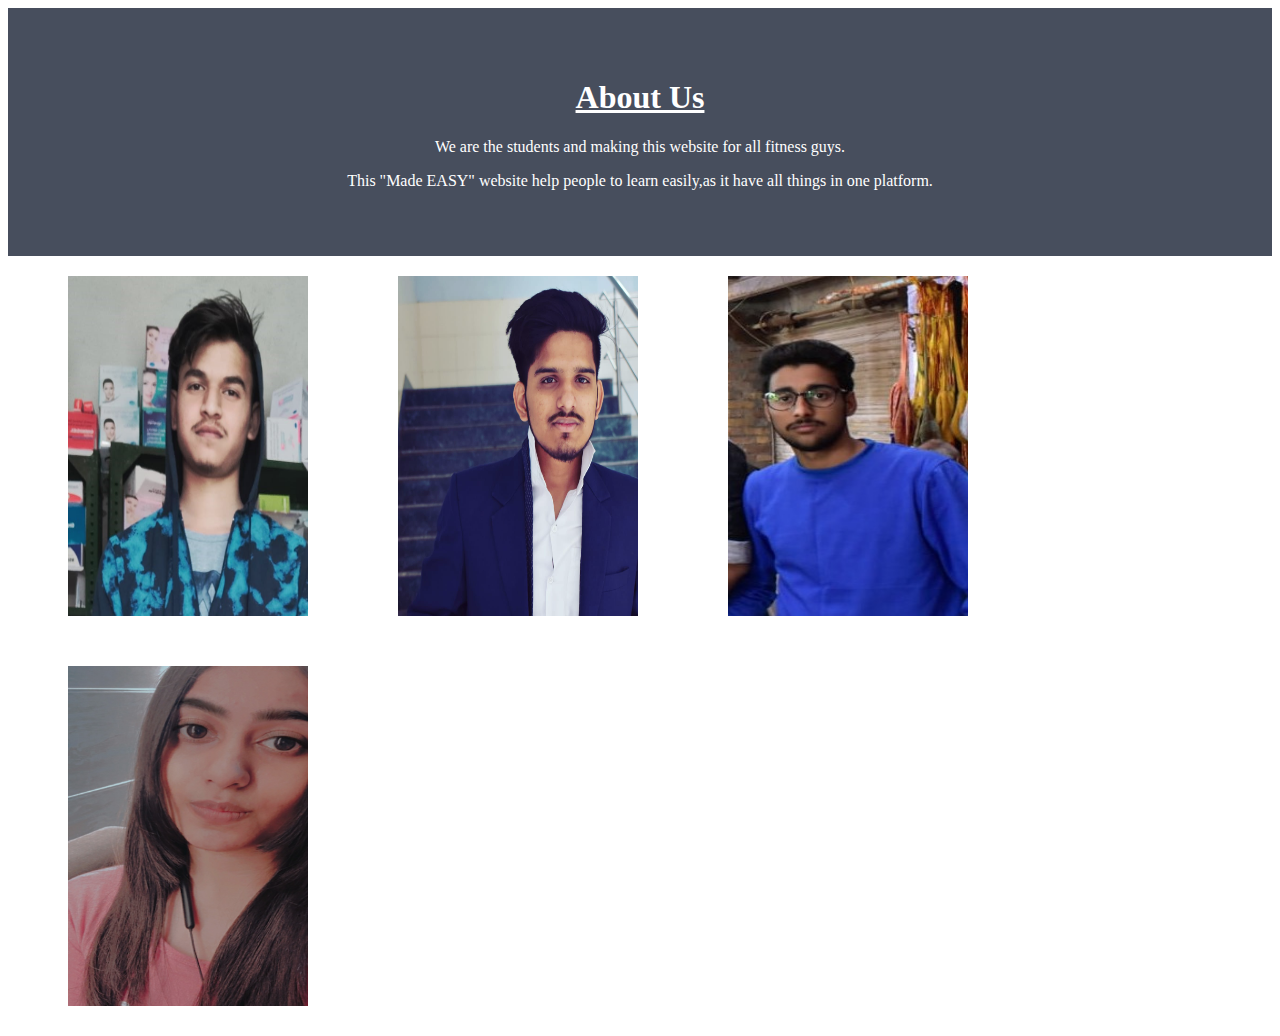
<file: pages/about.html>
<!DOCTYPE html>
<html lang="en">

<head>
  <meta charset="UTF-8">
  <title>About Us</title>
  

  <!-- ------------ Font awesome CDN link ------------------ -->

  <link rel="stylesheet" href="https://use.fontawesome.com/releases/v5.8.1/css/all.css">
  <link rel="stylesheet" href="../css/about.css">
</head>

<body>
  <div class="about-section">
    <h1 style="text-align: center; color:white;"><u>About Us</u></h1>
    <p>We are the students and making this website for all fitness guys.</p>
    <p>This "Made EASY" website help people to learn easily,as it have all things in one platform.</p>
  </div>
  <div class="row">
    <div class="image-area">
      <div class="img-wrapper">
        <img src="../img/kshitiz_pic.jpg" alt="kshitiz Gupta">
        <h2>Kshitiz Gupta</h2>
        <ul>
          <li><a href="https://github.com/kshitiz045" target="blank"><i class="fab fa-github"></i></a></li>
          <li><a href="https://www.instagram.com/kshitiz045" target="blank"><i class="fab fa-instagram"></i></a></li>
          <li><a href="https://twitter.com/kshitiz045" target="blank"><i class="fab fa-twitter"></i></a></li>
          <li><a href="https://www.youtube.com/" target="blank"><i class="fab fa-youtube"></i></a></li>
        </ul>
      </div>
    </div>
  </div>

  <div class="row">
    <div class="image-area">
      <div class="img-wrapper">
        <img src="../img/gopal_pic.jpg" alt="Gopal Gupta">
        <h2>Gopal Gupta</h2>
        <ul>
          <li><a href="https://github.com/gopalgupta2606" target="blank"><i class="fab fa-github"></i></a></li>
          <li><a href="https://www.instagram.com/gopal__gupta2606" target="blank"><i class="fab fa-instagram"></i></a></li>
          <li><a href="https://twitter.com" target="blank"><i class="fab fa-twitter"></i></a></li>
          <li><a href="https://www.youtube.com/" target="blank"><i class="fab fa-youtube"></i></a></li>
        </ul>
      </div>
    </div>
  </div>


  <div class="row">
    <div class="image-area">
      <div class="img-wrapper">
        <img src="../img/hemant-pic.jpeg" alt="Hemant Gaur">
        <h2>Hemant Gaur</h2>
        <ul>
          <li><a href="https://github.com/" target="blank"><i class="fab fa-github"></i></a></li>
          <li><a href="https://www.instagram.com/" target="blank"><i class="fab fa-instagram"></i></a></li>
          <li><a href="https://twitter.com" target="blank"><i class="fab fa-twitter"></i></a></li>
          <li><a href="https://www.youtube.com/" target="blank"><i class="fab fa-youtube"></i></a></li>
        </ul>
      </div>
    </div>
  </div>

  <div class="row">
    <div class="image-area">
      <div class="img-wrapper">
        <img src="../img/rishika-pic.jpeg" alt="Rishika Singh">
        <h2>Rishika Singh</h2>
        <ul>
          <li><a href="https://github.com/" target="blank"><i class="fab fa-github"></i></a></li>
          <li><a href="https://www.instagram.com/" target="blank"><i class="fab fa-instagram"></i></a></li>
          <li><a href="https://twitter.com" target="blank"><i class="fab fa-twitter"></i></a></li>
          <li><a href="https://www.youtube.com/" target="blank"><i class="fab fa-youtube"></i></a></li>
        </ul>
      </div>
    </div>
  </div>

  
</div>



</body>

</html>
</file>
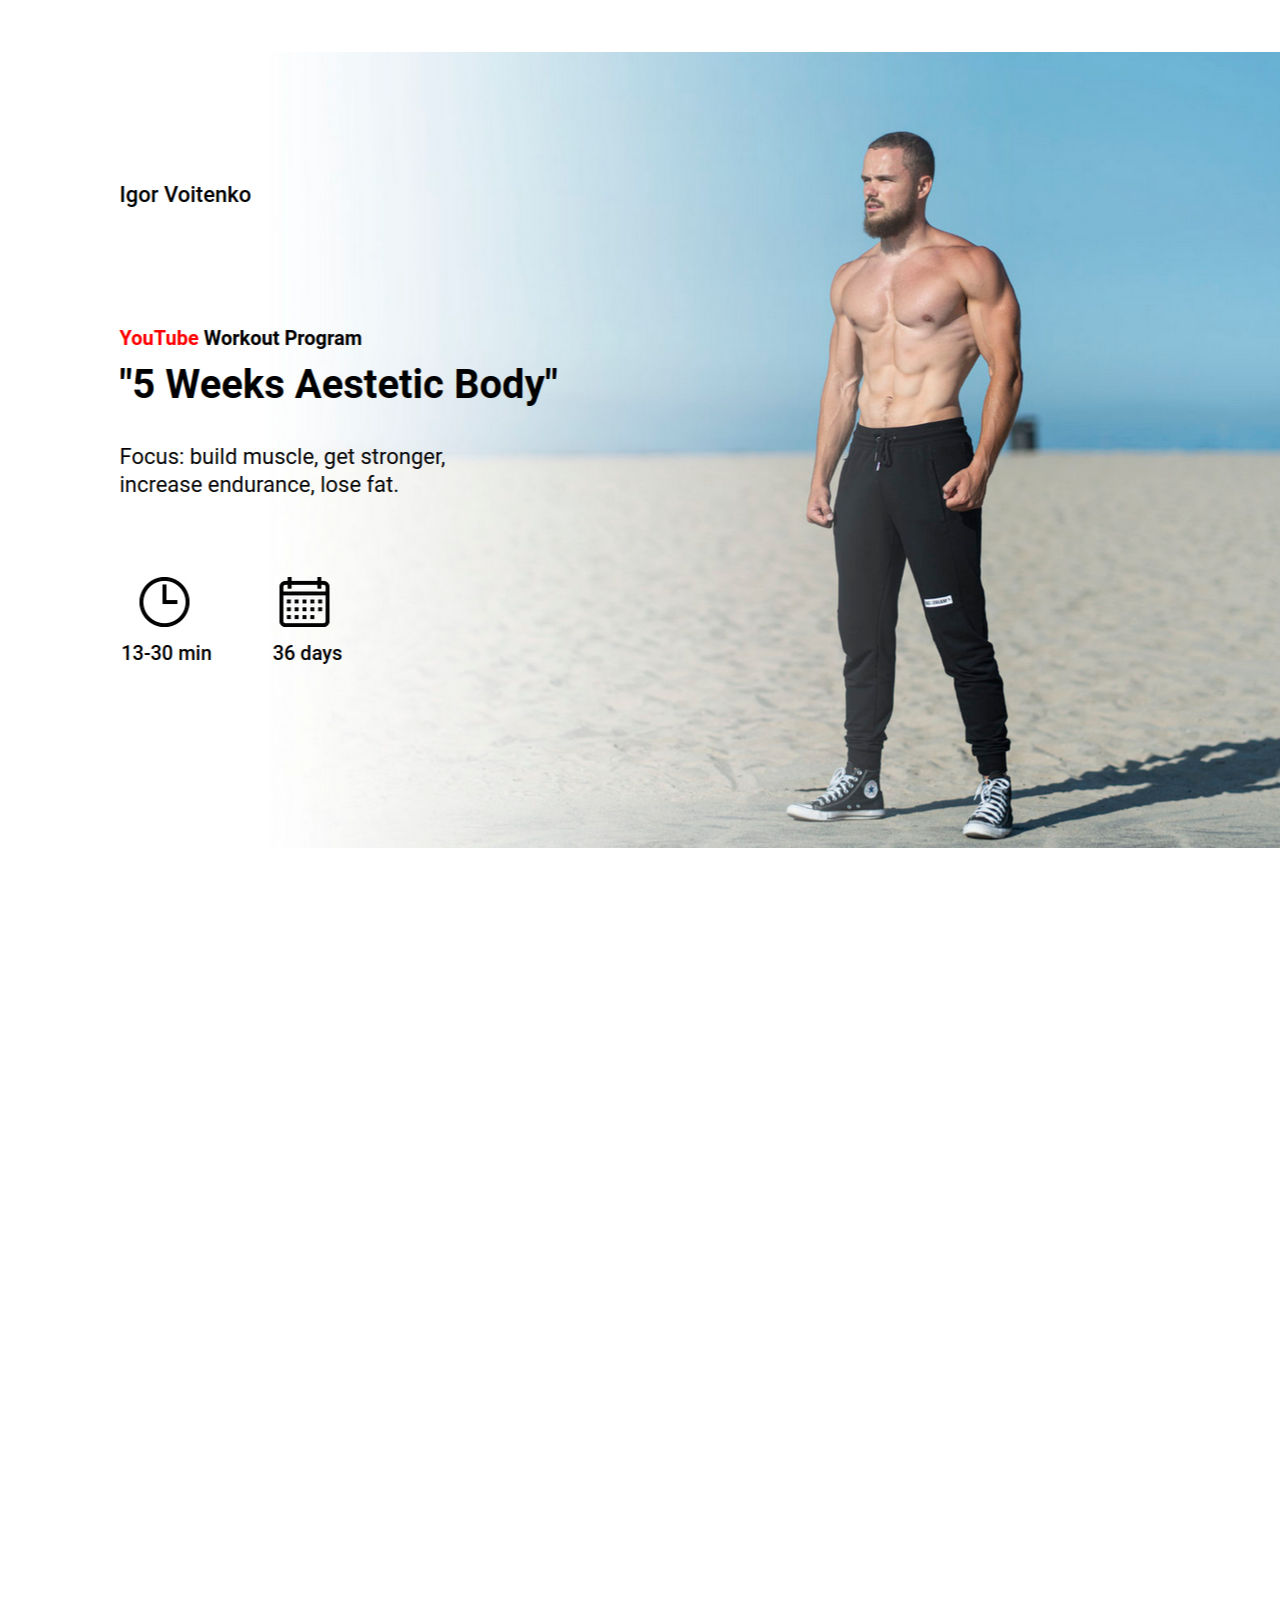
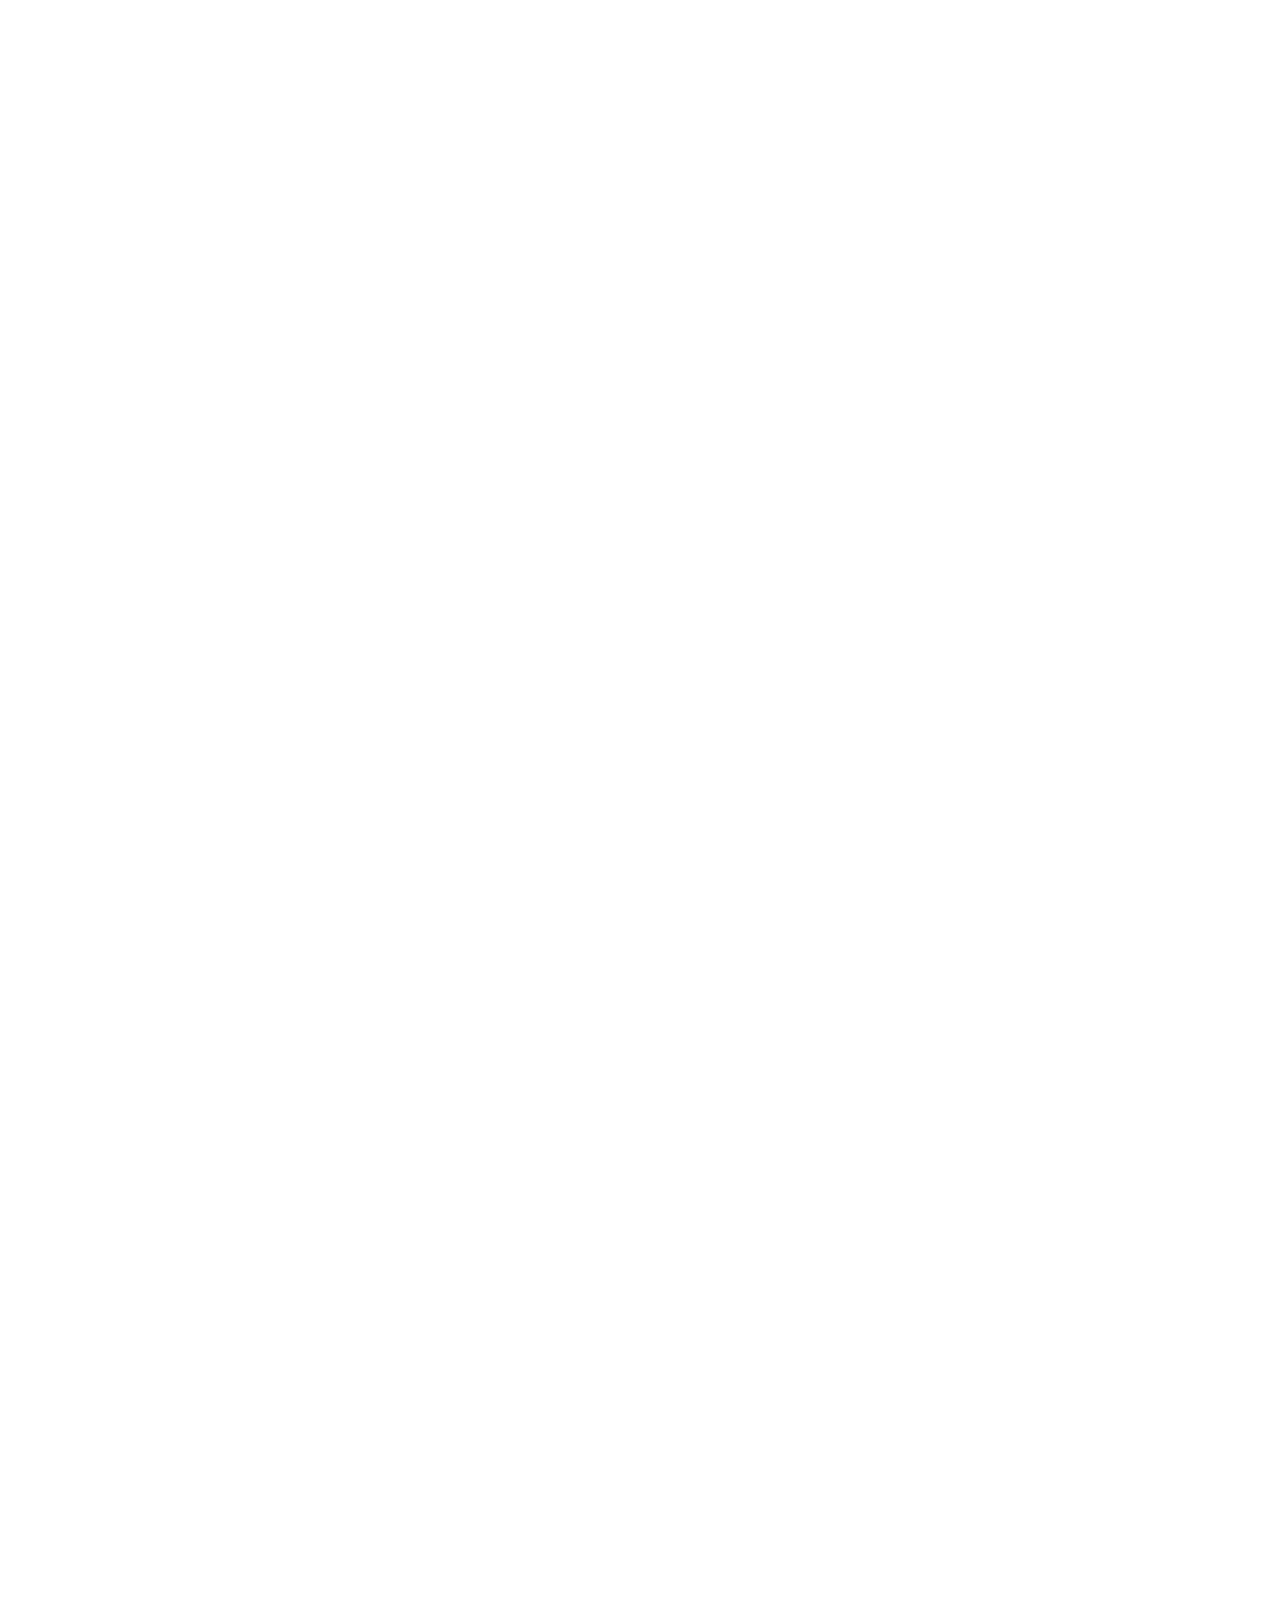
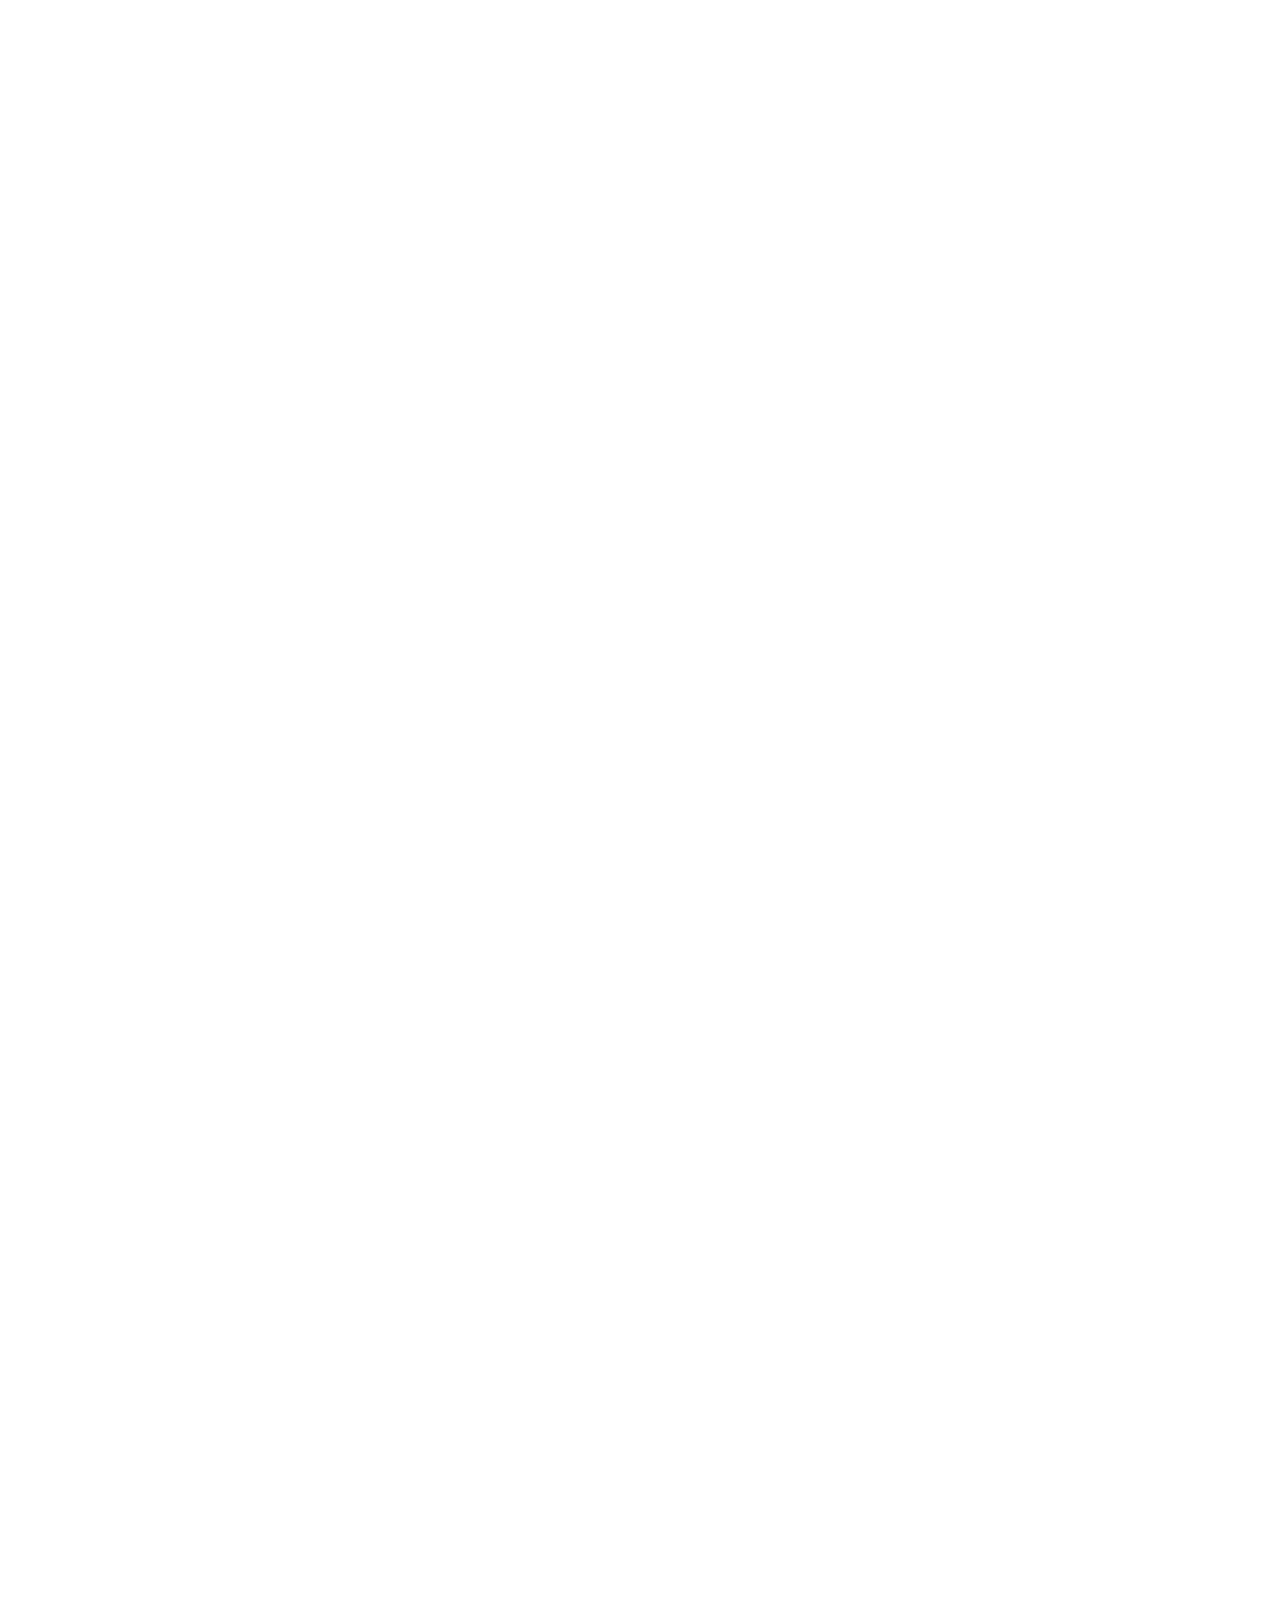
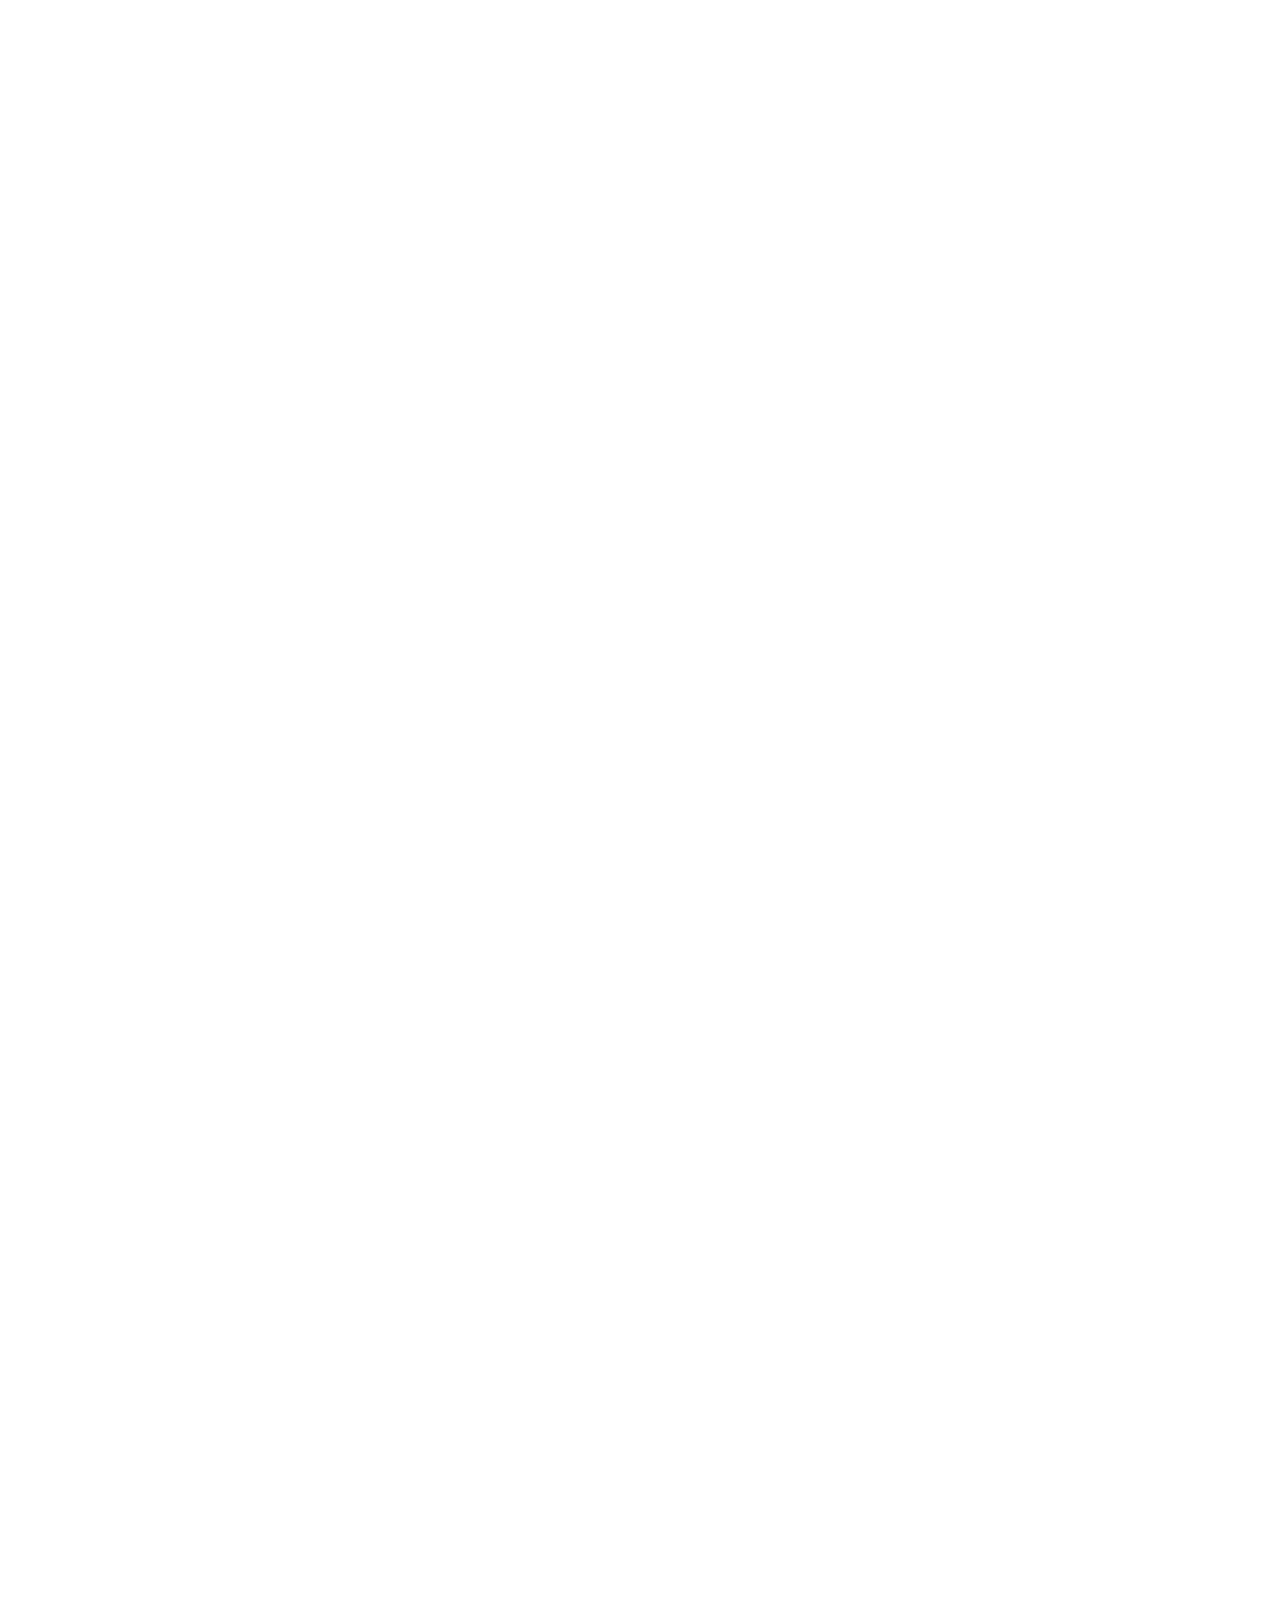
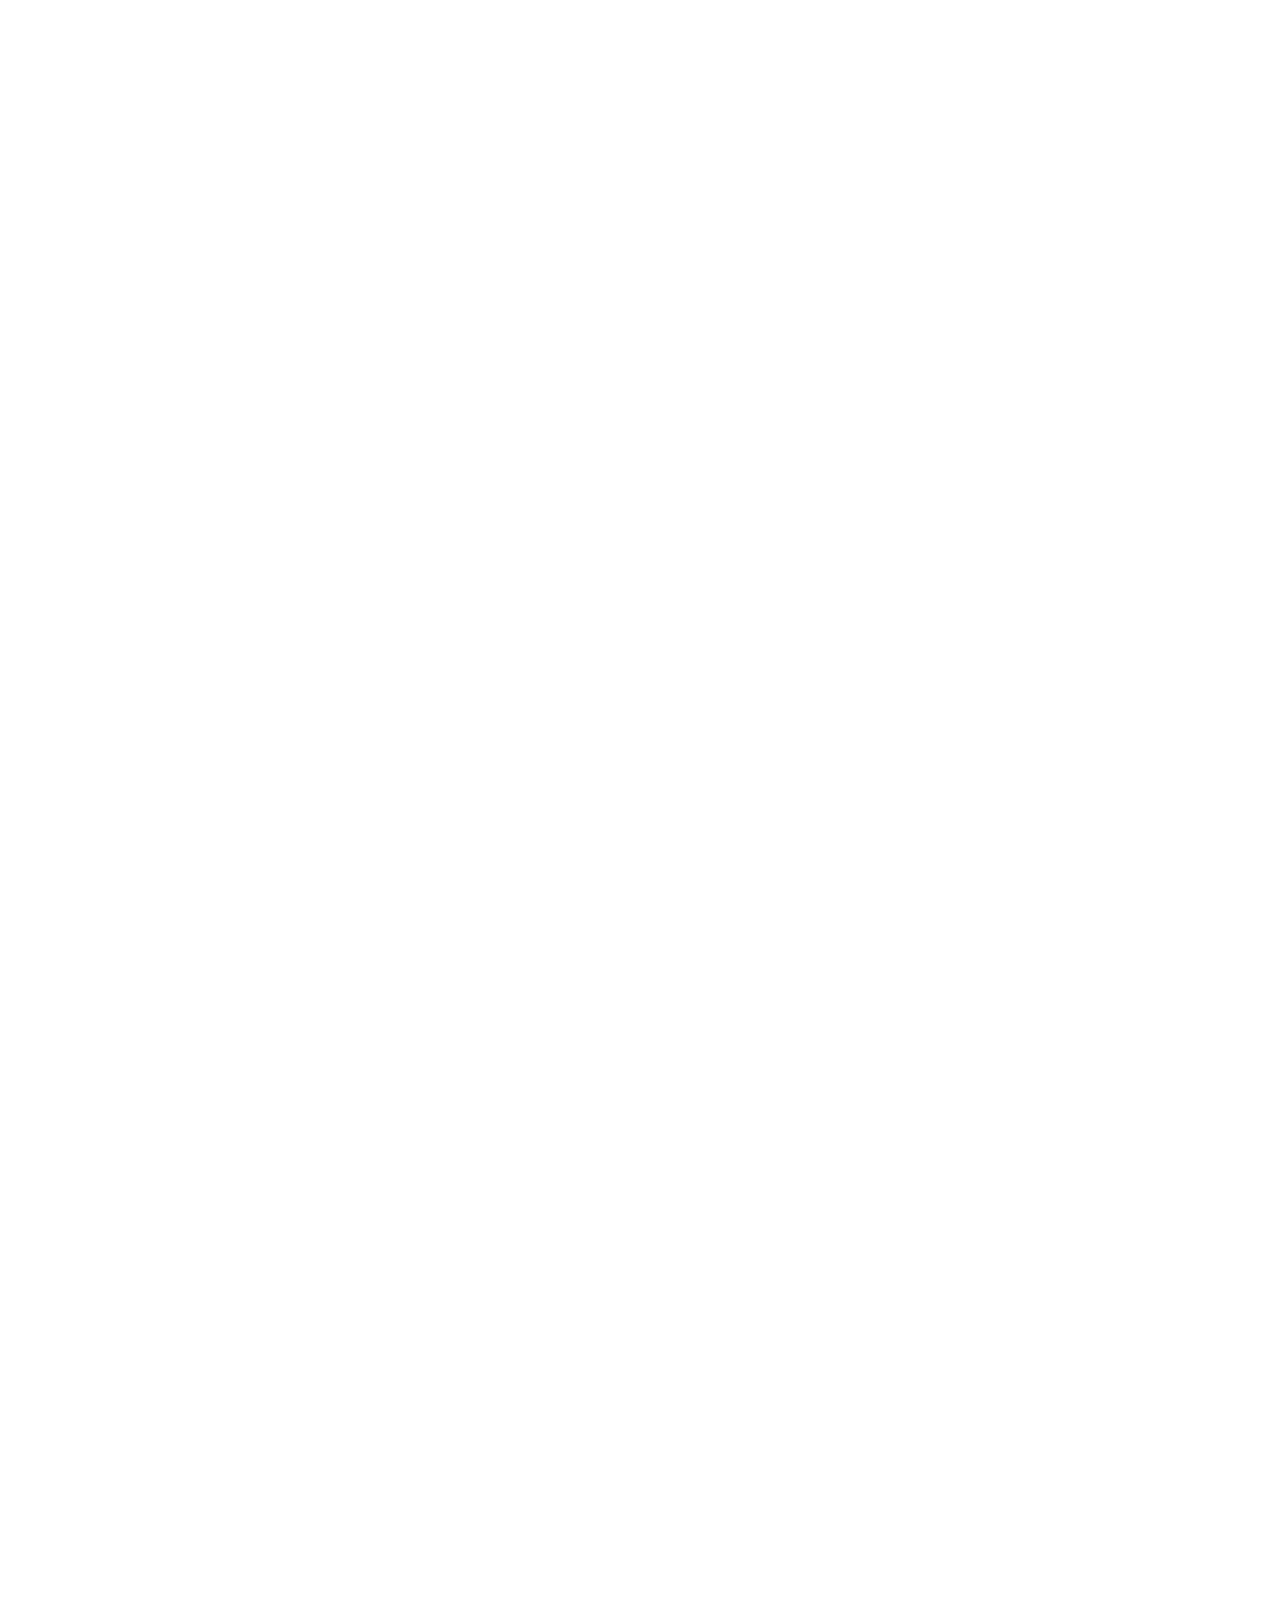
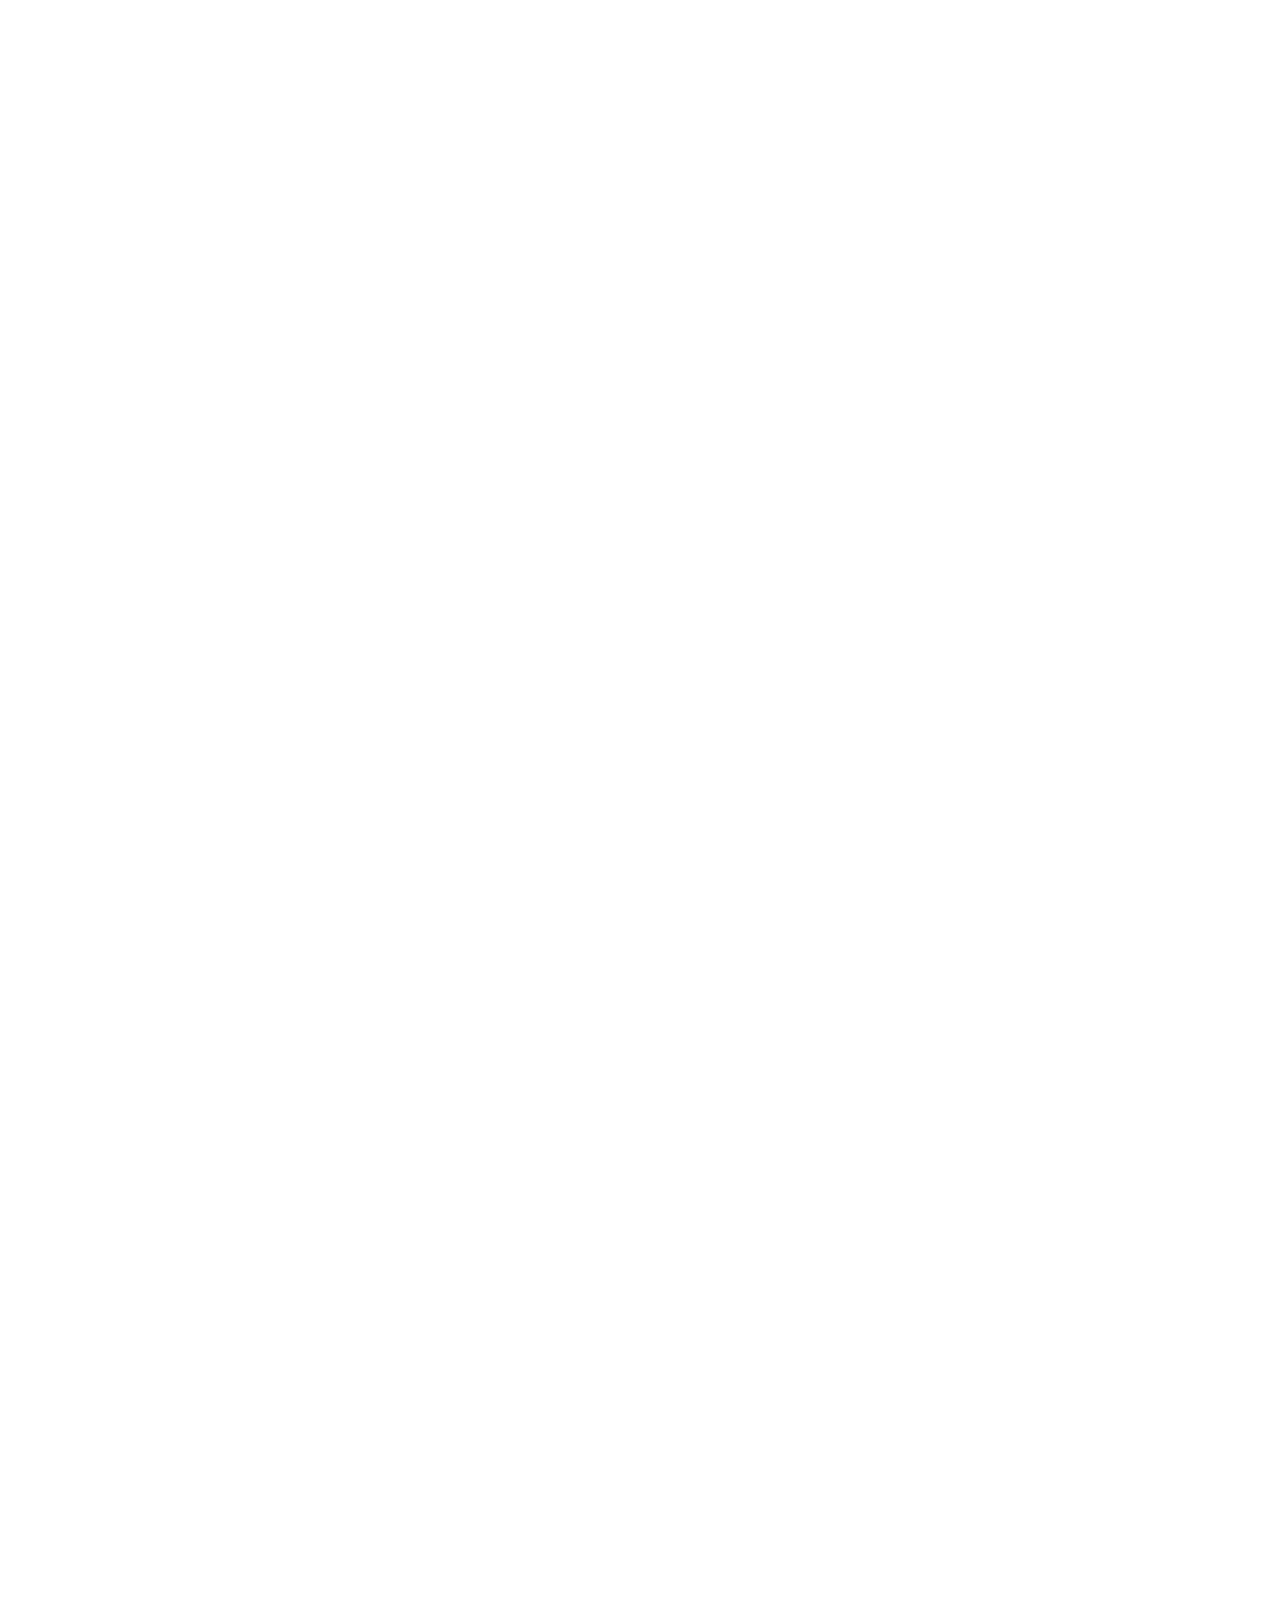
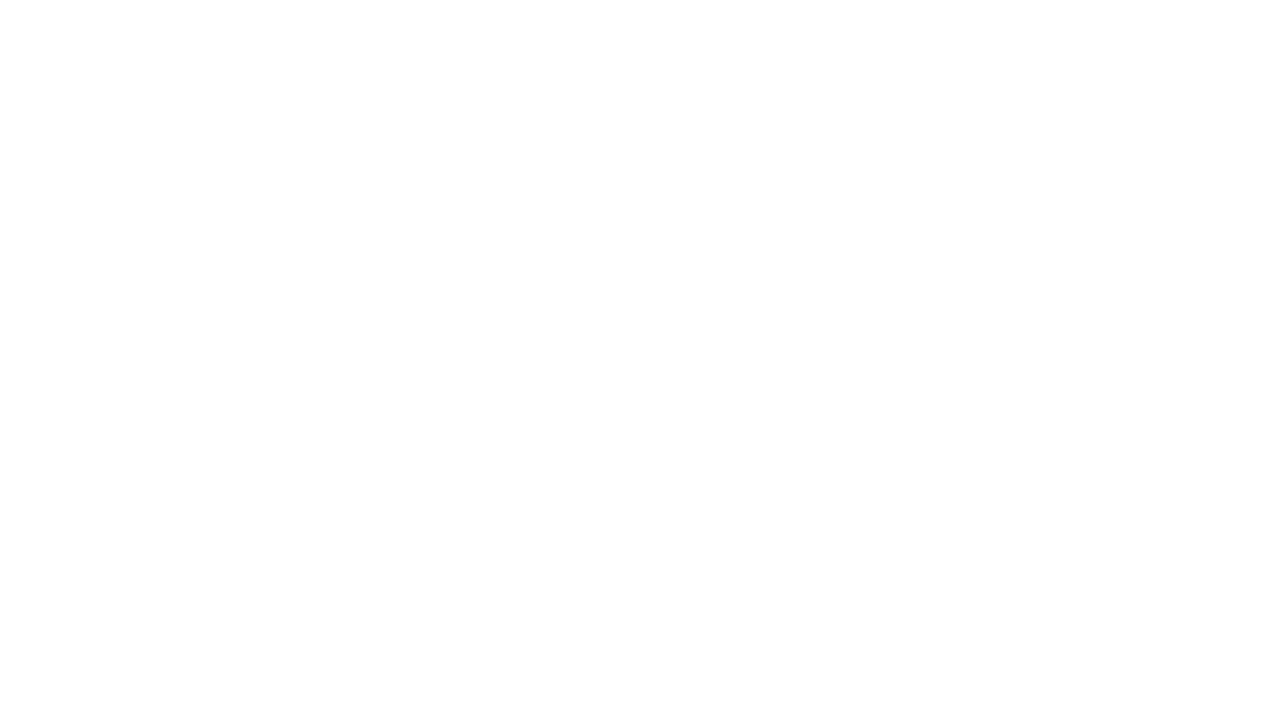
<file: pages/asthetic-body.html>
<!DOCTYPE html>
<html lang="en">

<head>
    <meta charset="UTF-8">
    <meta name="viewport" content="width=device-width, initial-scale=1.0">
    <link rel="stylesheet" href="https://stackpath.bootstrapcdn.com/bootstrap/4.5.2/css/bootstrap.min.css">
    <link rel="stylesheet" href="https://stackpath.bootstrapcdn.com/font-awesome/4.7.0/css/font-awesome.min.css">
    <link rel="stylesheet" href="../css/asthetic-body.css">
    <title>Workout Plan</title>
</head>

<body>
    <div class="main">
        
    </div>

    <h2><strong>5 WEEKS <span style="color: red;">AESTETIC</span> BODY</strong></h2>

    <h4><strong>Day1 : Fat Burn &nbsp;&nbsp;&nbsp;&nbsp;&nbsp;&nbsp; <span
                style="background-color: red; color: white; border-radius: 25px;">1 Workout | 13min</span></strong></h4>

    <div class="container">
        <a href="https://www.youtube.com/watch?v=Ofz2PSq28mM"> <img src="../img/fat-burn.jpg" alt="Day-1 pic" style="width: 300px; height: 180px;"
                class="img-content"></a>
    </div>

    <h4><strong>Day2 : Rest</strong></h4>

    <div class="container">
        <a href=""><img src="../img/rest.jpg" alt="Rest" class="img-content"></a>
    </div>

    <h4><strong>Day3 : Chest &nbsp;&nbsp;&nbsp;&nbsp;&nbsp;&nbsp; <span
                style="background-color: red; color: white; border-radius: 25px;">1 Workout | 13min</span></strong></h4>
    <div class="container">
        <a href="https://www.youtube.com/watch?v=qwx1VV9vV1A"><img src="../img/chest.jpg" alt="Chest Workout"
                class="img-content"></a>
    </div>

    <h4><strong>Day4 : Rest</strong></h4>
    <div class="container">
        <a href=""><img src="../img/rest.jpg" alt="Rest" class="img-content"></a>
    </div>

    <h4><strong>Day5 : Back &nbsp;&nbsp;&nbsp;&nbsp;&nbsp;&nbsp; <span
                style="background-color: red; color: white; border-radius: 25px;">1 Workout | 13min</span></strong></h4>
    <div class="container">
        <a href="https://www.youtube.com/watch?v=imRJUblCTjw"><img src="../img/back.jpg" alt="Back"
                class="img-content"></a>
    </div>

    <h4><strong>Day6 : Rest </strong></h4>
    <div class="container">
        <a href=""><img src="../img/rest.jpg" alt="Rest" class="img-content"></a>
    </div>

    <h4><strong>Day7 : ABS &nbsp;&nbsp;&nbsp;&nbsp;&nbsp;&nbsp; <span
                style="background-color: red; color: white; border-radius: 25px;">1 Workout | 13min</span></strong></h4>
    <div class="container">
        <a href="https://www.youtube.com/watch?v=rSnPUkLlvRk&feature=youtu.be"><img src="../img/get-abs.jpg" alt="ABS"
                class="img-content"></a>
    </div>

    <h4><strong>Day8 : Chest &nbsp;&nbsp;&nbsp;&nbsp;&nbsp;&nbsp; <span
                style="background-color: red; color: white; border-radius: 25px;">1 Workout | 13min</span></strong></h4>
    <div class="container">
        <a href="https://www.youtube.com/watch?v=qwx1VV9vV1A"><img src="../img/chest.jpg" alt="ABS"
                class="img-content"></a>
    </div>

    <h4><strong>Day9 : Back and ABS &nbsp;&nbsp;&nbsp;&nbsp;&nbsp;&nbsp; <span
                style="background-color: red; color: white; border-radius: 25px;">2 Workout | 30min</span></strong></h4>
    <div class="container-duo">
        <a href="https://www.youtube.com/watch?v=imRJUblCTjw"><img src="../img/back.jpg" alt="back"
                class="img-content-2"></a>
        <a href="https://www.youtube.com/watch?v=rSnPUkLlvRk&feature=youtu.be""><img src="../img/get-abs.jpg" alt="ABS"
            class="img-content-2"></a>
    </div>

    <h4><strong>Day10 : Legs &nbsp;&nbsp;&nbsp;&nbsp;&nbsp;&nbsp; <span
                style="background-color: red; color: white; border-radius: 25px;">1 Workout | 13min</span></strong></h4>
    <div class="container">
        <a href="https://www.youtube.com/watch?v=Wml7psvJBxI&feature=youtu.be"><img src="../img/strong-leg.jpg"
                alt="Legs" class="img-content"></a>
    </div>

    <h4><strong>Day11 : Rest </strong></h4>
    <div class="container">
        <a href=""><img src="../img/rest.jpg" alt="Rest" class="img-content"></a>
    </div>

    <h4><strong>Day12: Chest &nbsp;&nbsp;&nbsp;&nbsp;&nbsp;&nbsp; <span
                style="background-color: red; color: white; border-radius: 25px;">1 Workout | 13min</span></strong></h4>
    <div class="container">
        <a href="https://www.youtube.com/watch?v=qwx1VV9vV1A"><img src="../img/chest.jpg" alt="ABS"
                class="img-content"></a>
    </div>

    <h4><strong>Day13 : Fat Burn &nbsp;&nbsp;&nbsp;&nbsp;&nbsp;&nbsp; <span
                style="background-color: red; color: white; border-radius: 25px;">1 Workout | 13min</span></strong></h4>

    <div class="container">
        <a href="https://www.youtube.com/watch?v=Ofz2PSq28mM"> <img src="../img/fat-burn.jpg" alt="Day-1 pic"  style="width: 300px; height: 180px;"
                class="img-content"></a>
    </div>

    <h4><strong>Day14 : ABS &nbsp;&nbsp;&nbsp;&nbsp;&nbsp;&nbsp; <span
                style="background-color: red; color: white; border-radius: 25px;">1 Workout | 13min</span></strong></h4>
    <div class="container">
        <a href="https://www.youtube.com/watch?v=rSnPUkLlvRk&feature=youtu.be"><img src="../img/get-abs.jpg" alt="ABS"
                class="img-content"></a>
    </div>

    <h4><strong>Day15 : Chest ans Back &nbsp;&nbsp;&nbsp;&nbsp;&nbsp;&nbsp; <span
                style="background-color: red; color: white; border-radius: 25px;">2 Workout | 30min</span></strong></h4>
    <div class="container-duo">
        <a href="https://www.youtube.com/watch?v=qwx1VV9vV1A"><img src="../img/chest.jpg" alt="chest"
                class="img-content-2"></a>
        <a href="https://www.youtube.com/watch?v=imRJUblCTjw"><img src="../img/back.jpg" alt="back"
                class="img-content-2"></a>
    </div>

    <h4><strong>Day16 : Legs &nbsp;&nbsp;&nbsp;&nbsp;&nbsp;&nbsp; <span
                style="background-color: red; color: white; border-radius: 25px;">1 Workout | 13min</span></strong></h4>
    <div class="container">
        <a href="https://www.youtube.com/watch?v=Wml7psvJBxI&feature=youtu.be"><img src="../img/strong-leg.jpg"
                alt="Legs" class="img-content"></a>
    </div>

    <h4><strong>Day17 : Rest </strong></h4>
    <div class="container">
        <a href=""><img src="../img/rest.jpg" alt="Rest" class="img-content"></a>
    </div>

    <h4><strong>Day18 : Arms and ABS &nbsp;&nbsp;&nbsp;&nbsp;&nbsp;&nbsp; <span
                style="background-color: red; color: white; border-radius: 25px;">2 Workout | 30min</span></strong></h4>
    <div class="container-duo">
        <a href="https://www.youtube.com/watch?v=B8welbW2LiE&feature=youtu.be"><img src="../img/arms.jpg" alt="Arms"
                class="img-content-2"></a>
        <a href="https://www.youtube.com/watch?v=rSnPUkLlvRk&feature=youtu.be"><img src="../img/get-abs.jpg" alt="ABS"
                class="img-content-2"></a>
    </div>

    <h4><strong>Day19 : Fat Burn &nbsp;&nbsp;&nbsp;&nbsp;&nbsp;&nbsp; <span
                style="background-color: red; color: white; border-radius: 25px;">1 Workout | 13min</span></strong></h4>
    <div class="container">
        <a href="https://www.youtube.com/watch?v=Ofz2PSq28mM"> <img src="../img/fat-burn.jpg" alt="Day-1 pic"  style="width: 300px; height: 180px;"
                class="img-content"></a>
    </div>

    <h4><strong>Day20 : Rest </strong></h4>
    <div class="container">
        <a href=""><img src="../img/rest.jpg" alt="Rest" class="img-content"></a>
    </div>

    <h4><strong>Day21 : Rest </strong></h4>
    <div class="container">
        <a href=""><img src="../img/rest.jpg" alt="Rest" class="img-content"></a>
    </div>

    <h4><strong>Day22 : Back and Shoulders &nbsp;&nbsp;&nbsp;&nbsp;&nbsp;&nbsp; <span
                style="background-color: red; color: white; border-radius: 25px;">2 Workout | 30min</span></strong></h4>
    <div class="container-duo">
        <a href="https://www.youtube.com/watch?v=imRJUblCTjw"><img src="../img/back.jpg" alt="Back"
                class="img-content-2"></a>
        <a href="https://www.youtube.com/watch?v=r_sxBBLoLkQ&feature=youtu.be"><img src="../img/shoulders.jpg"
                alt="Shoulders" class="img-content-2"></a>
    </div>

    <h4><strong>Day23 : Fat Burn &nbsp;&nbsp;&nbsp;&nbsp;&nbsp;&nbsp; <span
                style="background-color: red; color: white; border-radius: 25px;">1 Workout | 13min</span></strong></h4>
    <div class="container">
        <a href="https://www.youtube.com/watch?v=Ofz2PSq28mM"> <img src="../img/fat-burn.jpg" alt="Day-1 pic"  style="width: 300px; height: 180px;"
                class="img-content"></a>
    </div>

    <h4><strong>Day24 : Arms and Legs &nbsp;&nbsp;&nbsp;&nbsp;&nbsp;&nbsp; <span
                style="background-color: red; color: white; border-radius: 25px;">2 Workout | 30min</span></strong></h4>
    <div class="container-duo">
        <a href="https://www.youtube.com/watch?v=B8welbW2LiE&feature=youtu.be"><img src="../img/arms.jpg" alt="Arms"
                class="img-content-2"></a>
        <a href="https://www.youtube.com/watch?v=Wml7psvJBxI&feature=youtu.be"><img src="../img/strong-leg.jpg"
                alt="Legs" class="img-content-2"></a>
    </div>

    <h4><strong>Day25 : ABS &nbsp;&nbsp;&nbsp;&nbsp;&nbsp;&nbsp; <span
                style="background-color: red; color: white; border-radius: 25px;">1 Workout | 13min</span></strong></h4>
    <div class="container">
        <a href="https://www.youtube.com/watch?v=rSnPUkLlvRk&feature=youtu.be"><img src="../img/get-abs.jpg" alt="ABS"
                class="img-content"></a>
    </div>

    <h4><strong>Day26 : Chest and Back &nbsp;&nbsp;&nbsp;&nbsp;&nbsp;&nbsp; <span
                style="background-color: red; color: white; border-radius: 25px;">2 Workout | 30min</span></strong></h4>
    <div class="container-duo">
        <a href="https://www.youtube.com/watch?v=qwx1VV9vV1A"><img src="../img/chest.jpg" alt="Chest"
                class="img-content-2"></a>
        <a href="https://www.youtube.com/watch?v=imRJUblCTjw"><img src="../img/back.jpg" alt="Back"
                class="img-content-2"></a>
    </div>

    <h4><strong>Day27 : ABS &nbsp;&nbsp;&nbsp;&nbsp;&nbsp;&nbsp; <span
                style="background-color: red; color: white; border-radius: 25px;">1 Workout | 13min</span></strong></h4>
    <div class="container">
        <a href="https://www.youtube.com/watch?v=rSnPUkLlvRk&feature=youtu.be"><img src="../img/get-abs.jpg" alt="ABS"
                class="img-content"></a>
    </div>

    <h4><strong>Day28 : Arms and Shoulders &nbsp;&nbsp;&nbsp;&nbsp;&nbsp;&nbsp; <span
                style="background-color: red; color: white; border-radius: 25px;">2 Workout | 30min</span></strong></h4>
    <div class="container-duo">
        <a href="https://www.youtube.com/watch?v=B8welbW2LiE&feature=youtu.be"><img src="../img/arms.jpg" alt="Arms"
                class="img-content-2"></a>
        <a href="https://www.youtube.com/watch?v=r_sxBBLoLkQ&feature=youtu.be"><img src="../img/shoulders.jpg"
                alt="Shoulders" class="img-content-2"></a>
    </div>

    <h4><strong>Day29 : Rest </strong></h4>
    <div class="container">
        <a href=""><img src="../img/rest.jpg" alt="Rest" class="img-content"></a>
    </div>

    <h4><strong>Day30 : Chest and Chest &nbsp;&nbsp;&nbsp;&nbsp;&nbsp;&nbsp; <span
                style="background-color: red; color: white; border-radius: 25px;">2 Workout | 30min</span></strong></h4>
    <div class="container-duo">
        <a href="https://www.youtube.com/watch?v=qwx1VV9vV1A"><img src="../img/chest.jpg" alt="Chest"
                class="img-content-2"></a>
        <a href="https://www.youtube.com/watch?v=qwx1VV9vV1A"><img src="../img/chest.jpg" alt="Chest"
                class="img-content-2"></a>
    </div>

    <h4><strong>Day31 : Back and Back &nbsp;&nbsp;&nbsp;&nbsp;&nbsp;&nbsp; <span
                style="background-color: red; color: white; border-radius: 25px;">2 Workout | 30min</span></strong></h4>
    <div class="container-duo">
        <a href="https://www.youtube.com/watch?v=imRJUblCTjw"><img src="../img/back.jpg" alt="Back"
                class="img-content-2"></a>
        <a href="https://www.youtube.com/watch?v=imRJUblCTjw"><img src="../img/back.jpg" alt="Back"
                class="img-content-2"></a>
    </div>

    <h4><strong>Day32 : Legs and Legs &nbsp;&nbsp;&nbsp;&nbsp;&nbsp;&nbsp; <span
                style="background-color: red; color: white; border-radius: 25px;">2 Workout | 30min</span></strong></h4>
    <div class="container-duo">
        <a href="https://www.youtube.com/watch?v=Wml7psvJBxI&feature=youtu.be"><img src="../img/strong-leg.jpg"
                alt="Legs" class="img-content-2"></a>
        <a href="https://www.youtube.com/watch?v=Wml7psvJBxI&feature=youtu.be"><img src="../img/strong-leg.jpg"
                alt="Legs" class="img-content-2"></a>
    </div>

    <h4><strong>Day33 : ABS &nbsp;&nbsp;&nbsp;&nbsp;&nbsp;&nbsp; <span
                style="background-color: red; color: white; border-radius: 25px;">1 Workout | 13min</span></strong></h4>
    <div class="container">
        <a href="https://www.youtube.com/watch?v=rSnPUkLlvRk&feature=youtu.be"><img src="../img/get-abs.jpg" alt="ABS"
                class="img-content"></a>
    </div>

    <h4><strong>Day34 : Shoulders and Shoulders &nbsp;&nbsp;&nbsp;&nbsp;&nbsp;&nbsp; <span
                style="background-color: red; color: white; border-radius: 25px;">2 Workout | 30min</span></strong></h4>
    <div class="container-duo">
        <a href="https://www.youtube.com/watch?v=r_sxBBLoLkQ&feature=youtu.be"><img src="../img/shoulders.jpg"
                alt="Shoulders" class="img-content-2"></a>
        <a href="https://www.youtube.com/watch?v=r_sxBBLoLkQ&feature=youtu.be"><img src="../img/shoulders.jpg"
                alt="Shoulders" class="img-content-2"></a>
    </div>

    <h4><strong>Day35 : Arms and Arms &nbsp;&nbsp;&nbsp;&nbsp;&nbsp;&nbsp; <span
                style="background-color: red; color: white; border-radius: 25px;">2 Workout | 30min</span></strong></h4>
    <div class="container-duo">
        <a href="https://www.youtube.com/watch?v=B8welbW2LiE&feature=youtu.be"><img src="../img/arms.jpg" alt="Arms"
                class="img-content-2"></a>
        <a href="https://www.youtube.com/watch?v=B8welbW2LiE&feature=youtu.be"><img src="../img/arms.jpg" alt="Arms"
                class="img-content-2"></a>
    </div>

    <h4><strong>Day36 : Fat Burn and Fat Burn &nbsp;&nbsp;&nbsp;&nbsp;&nbsp;&nbsp; <span
                style="background-color: red; color: white; border-radius: 25px;">2 Workout | 30min</span></strong></h4>
    <div class="container-duo">
        <a href="https://www.youtube.com/watch?v=Ofz2PSq28mM"><img src="../img/fat-burn.jpg" alt="fat-burn"  style="width: 300px; height: 180px;"
                class="img-content-2"></a>
        <a href="https://www.youtube.com/watch?v=Ofz2PSq28mM"><img src="../img/fat-burn.jpg" alt="fat-burn"  style="width: 300px; height: 180px;"
                class="img-content-2"></a>
    </div>

    <h2>Best Diet TO <span style="color: red;">Lose Fat</span></h2>
    <div class="container">
        <a href="https://www.youtube.com/watch?v=QmG7CqQcB4A"></a><img src="../img/week-0.jpg" alt="Week0"
            class="img-content"></a>
    </div>

    <footer style="background-color: black; height: 60px;">
        <h5 style="text-align: center; color: white; margin-top: 60px;">Made By :- Your DAD </h5>
    </footer>

</body>

</html>
</file>
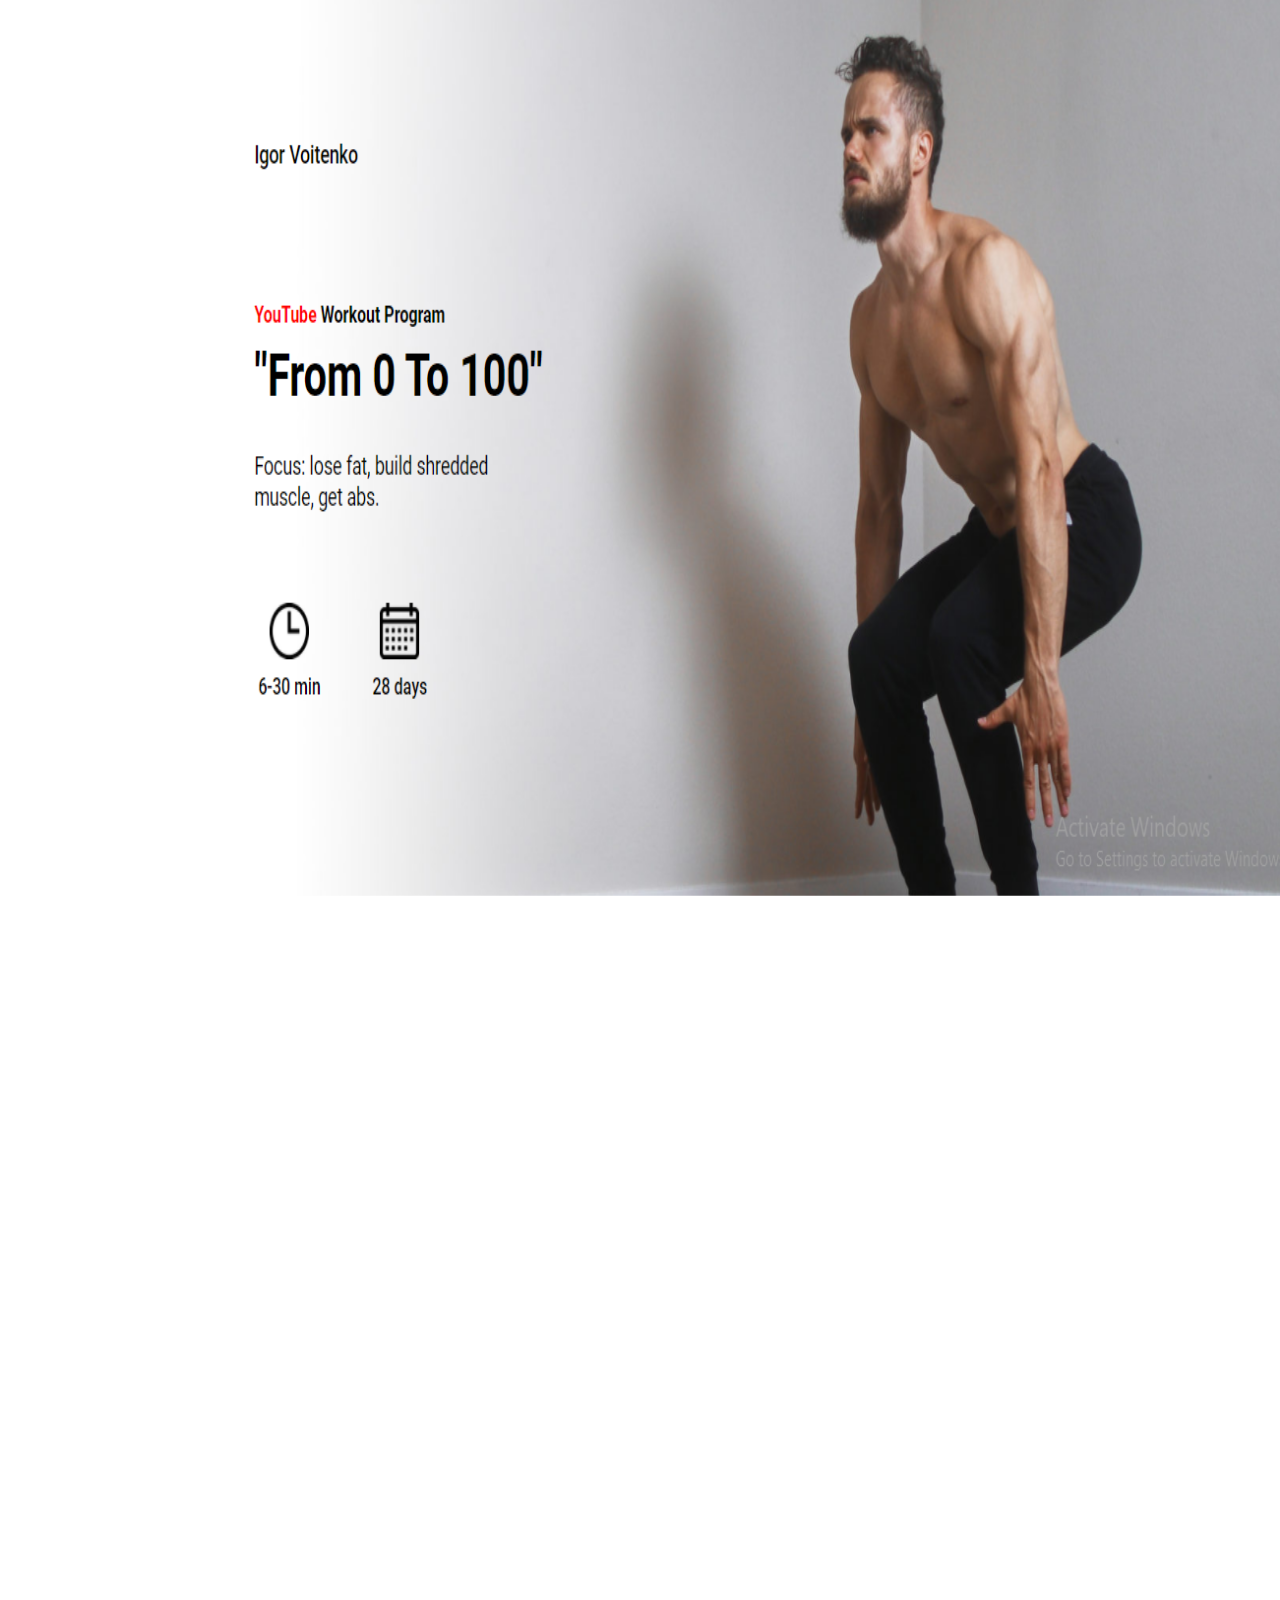
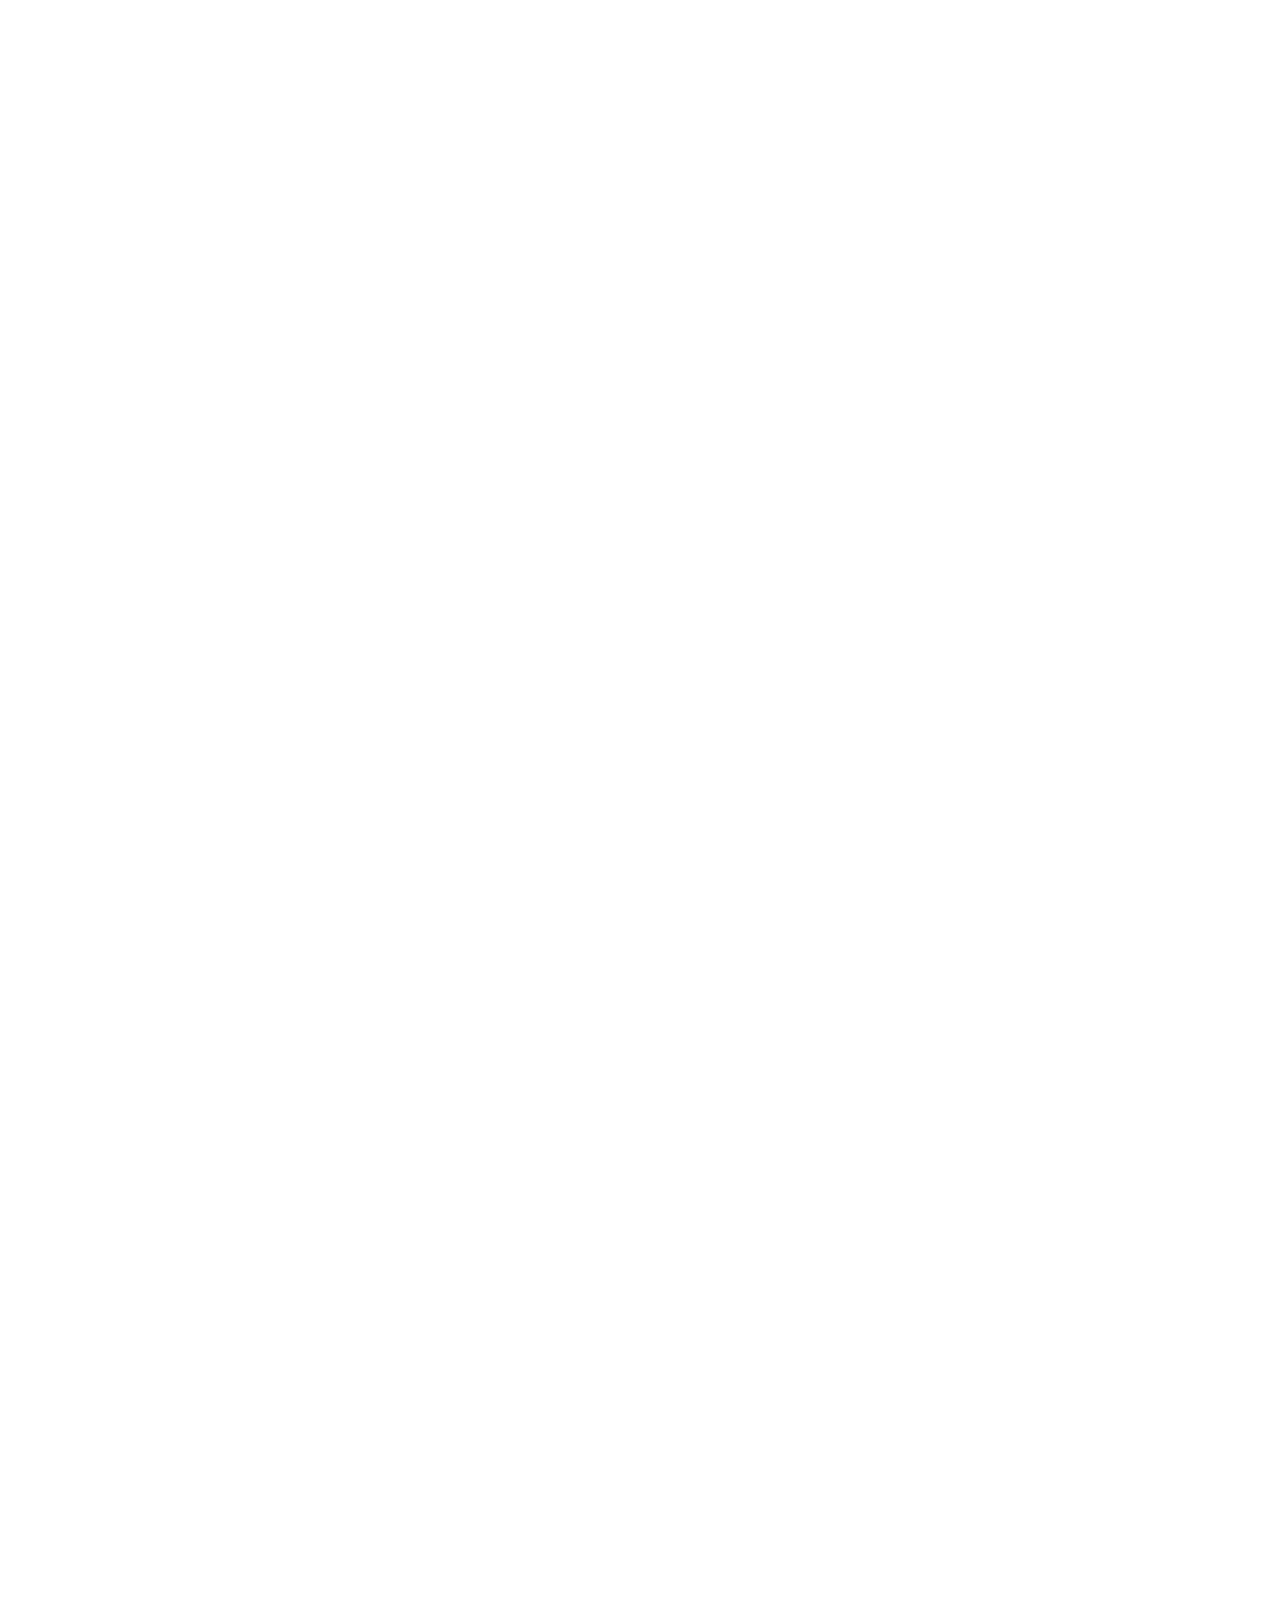
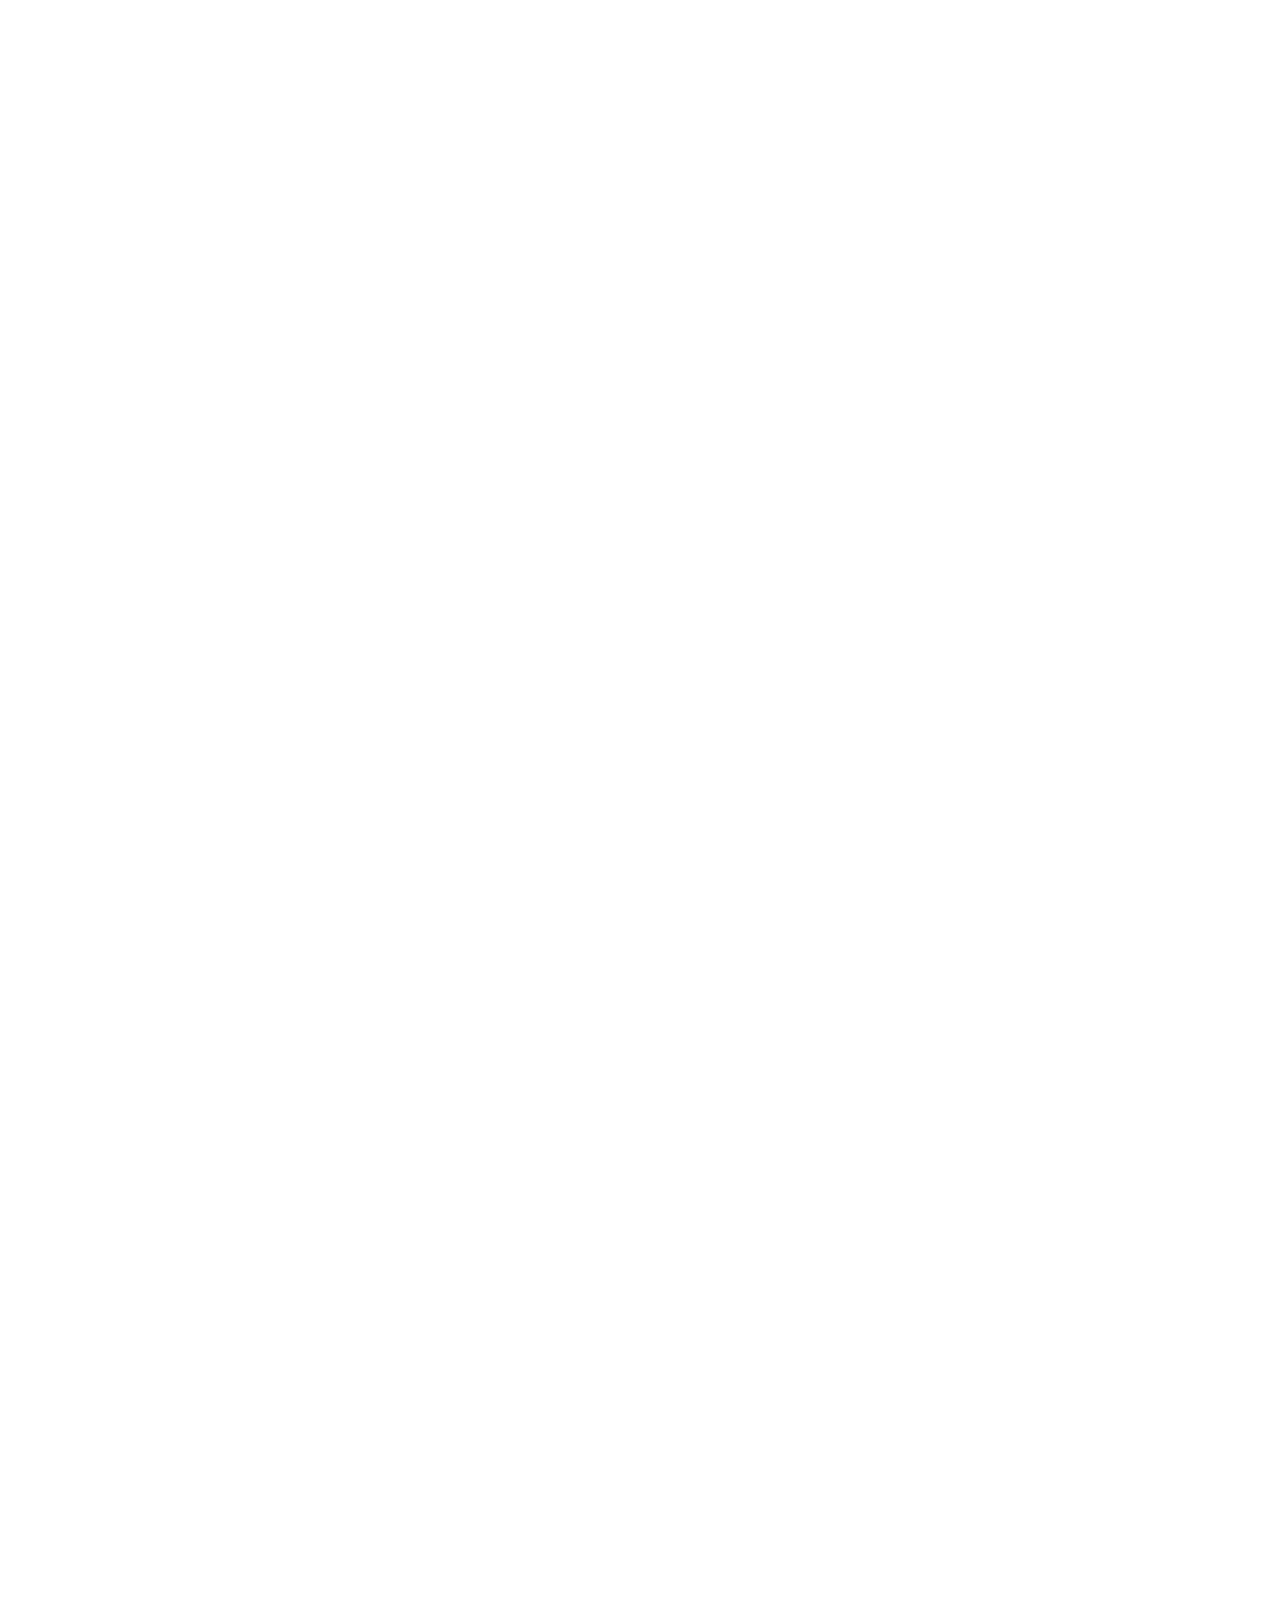
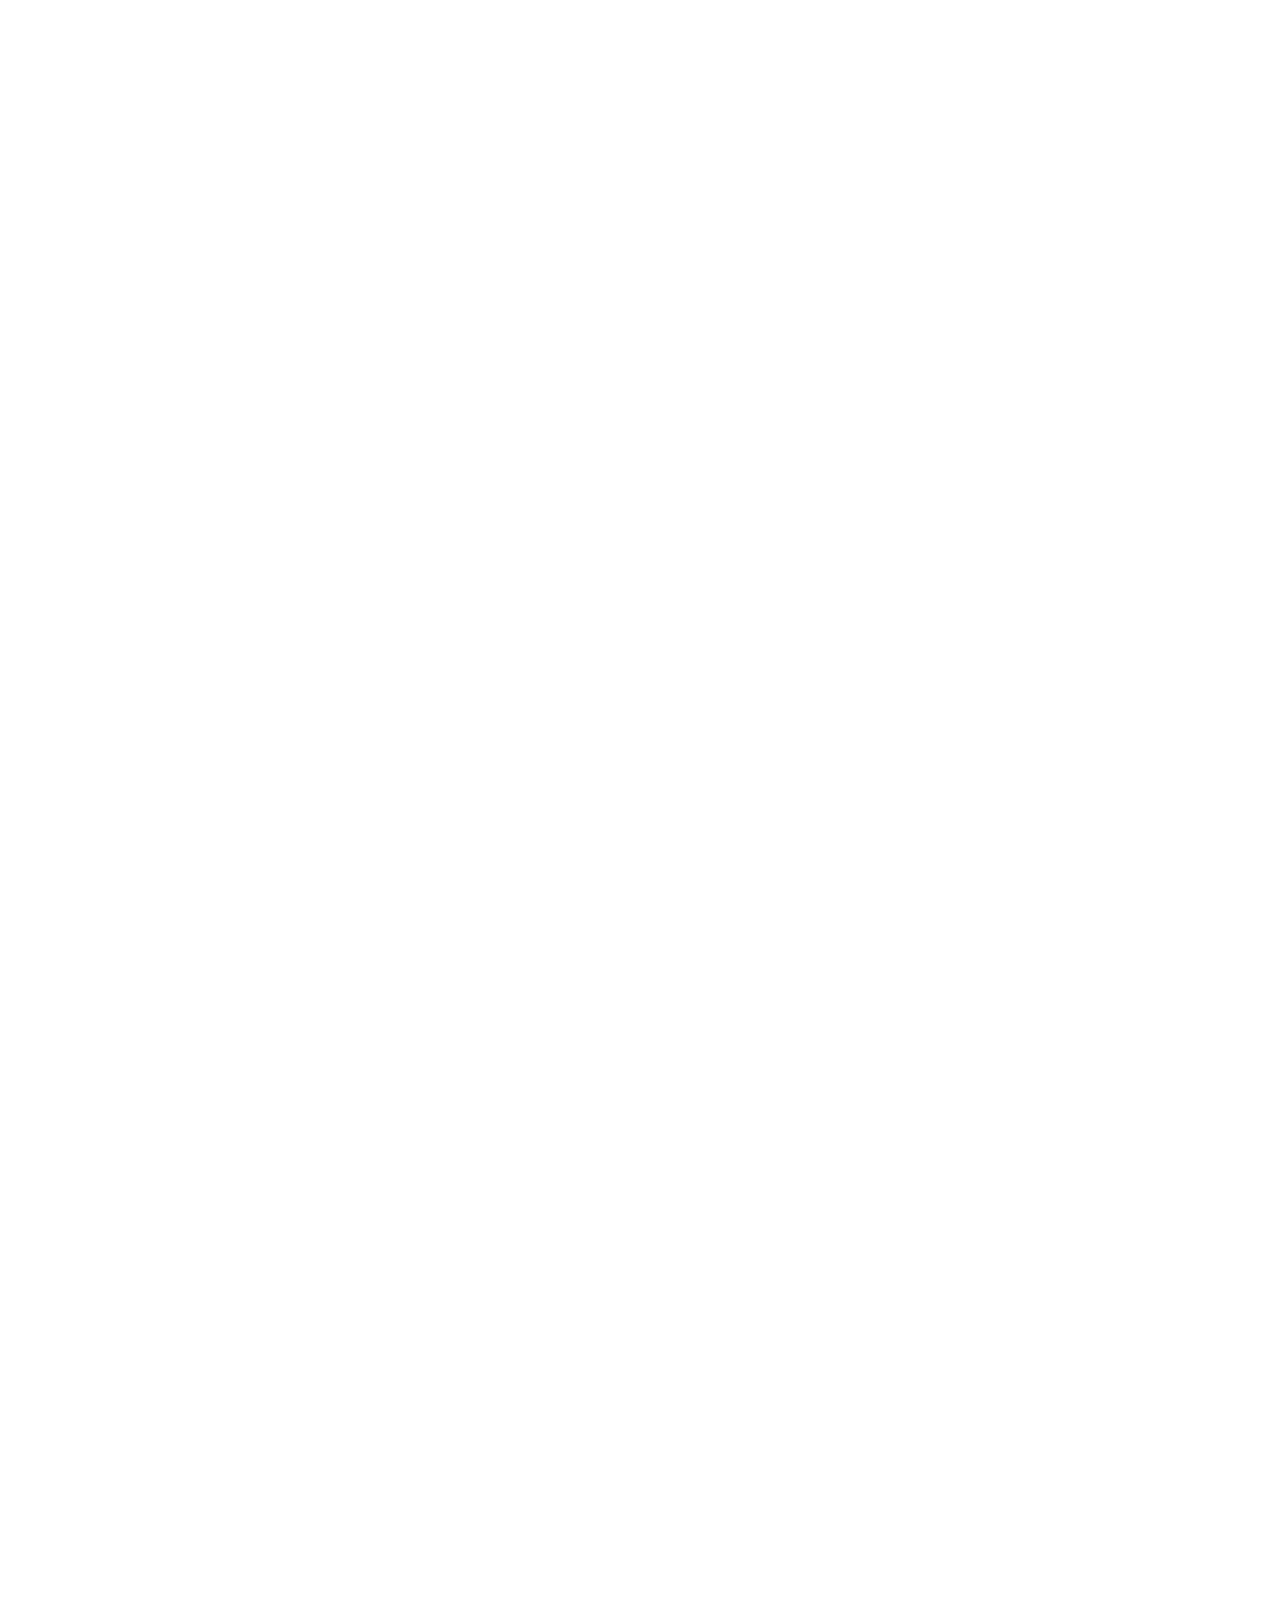
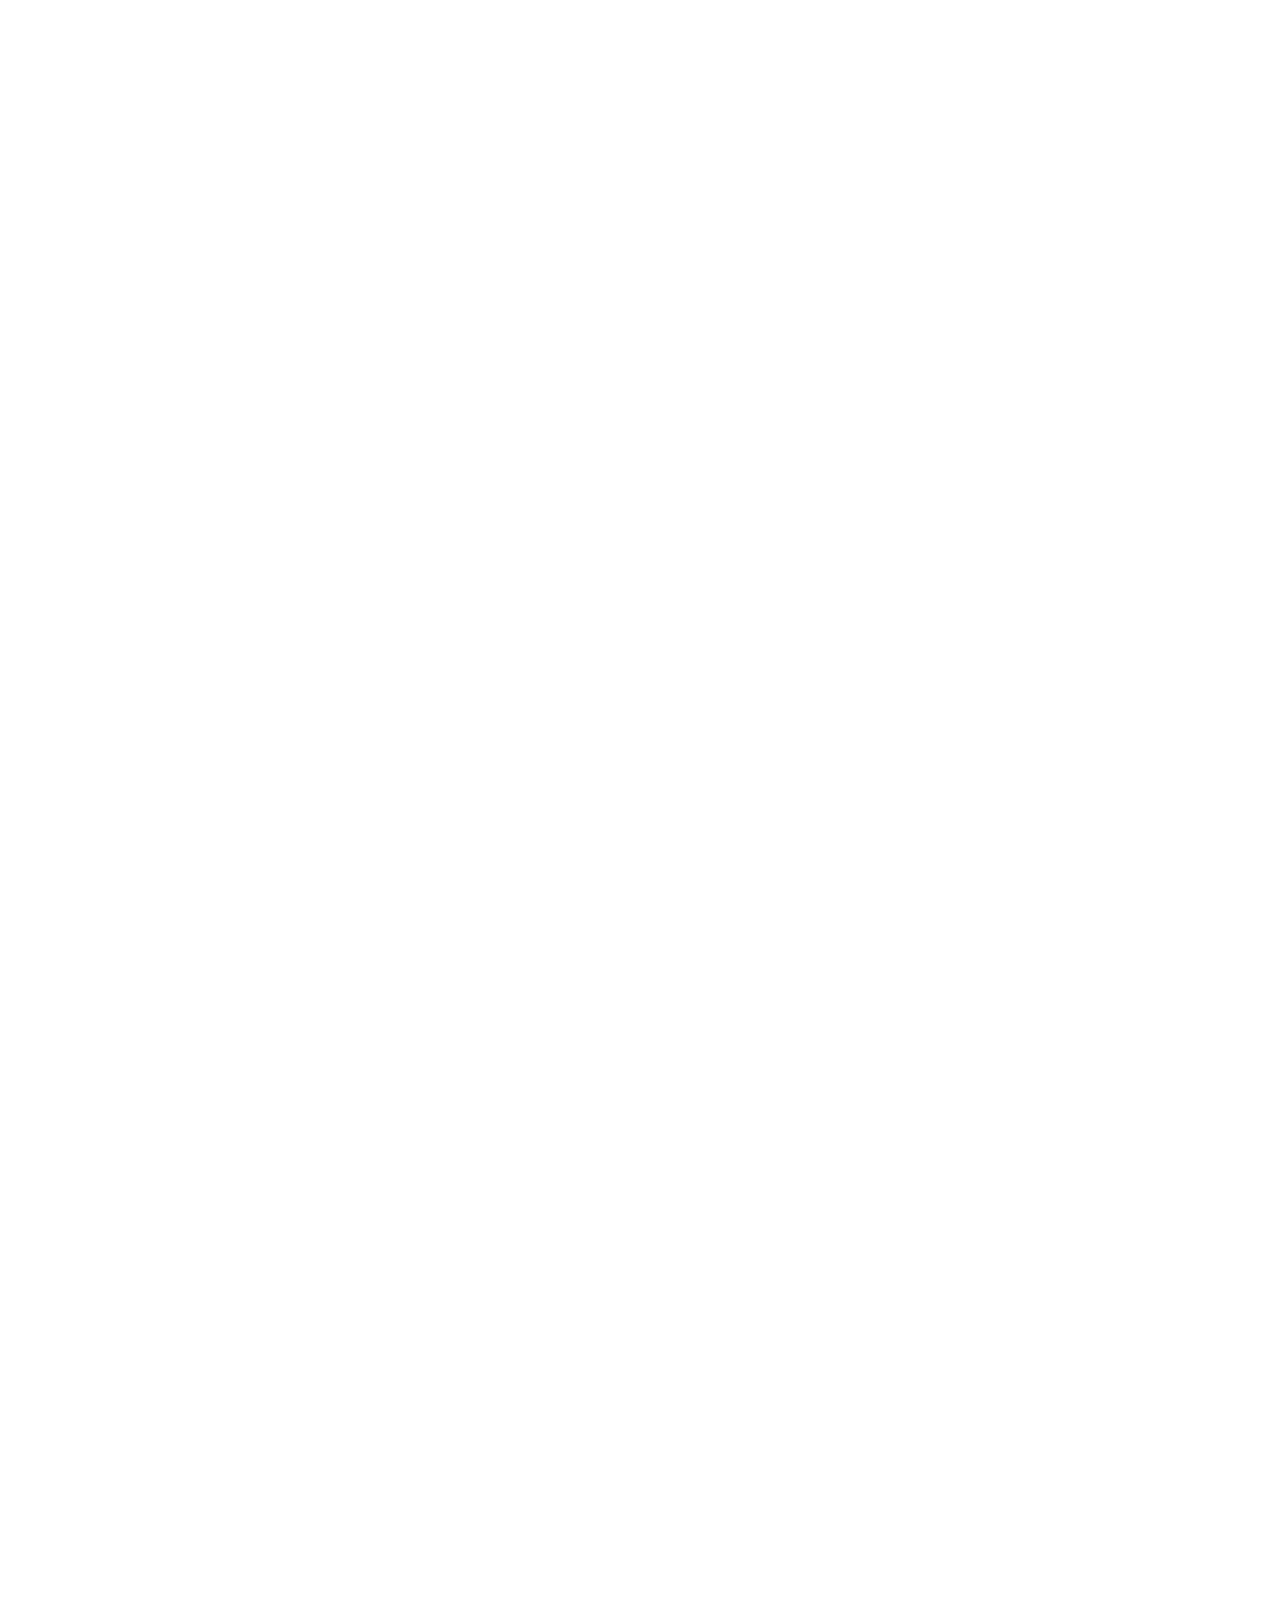
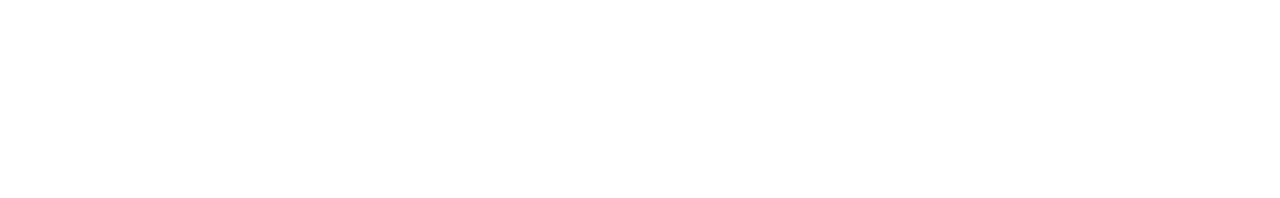
<file: pages/from-0-100.html>
<!doctype html>
<html lang="en">
  <head>
    <!-- Required meta tags -->
    <meta charset="utf-8">
    <meta name="viewport" content="width=device-width, initial-scale=1, shrink-to-fit=no">

    <!-- Bootstrap CSS -->
    <link rel="stylesheet" href="https://stackpath.bootstrapcdn.com/bootstrap/4.5.2/css/bootstrap.min.css" integrity="sha384-JcKb8q3iqJ61gNV9KGb8thSsNjpSL0n8PARn9HuZOnIxN0hoP+VmmDGMN5t9UJ0Z" crossorigin="anonymous">
    <link rel="stylesheet" href="https://stackpath.bootstrapcdn.com/font-awesome/4.7.0/css/font-awesome.min.css" integrity="sha384-wvfXpqpZZVQGK6TAh5PVlGOfQNHSoD2xbE+QkPxCAFlNEevoEH3Sl0sibVcOQVnN" crossorigin="anonymous">
    <link rel="stylesheet" href="../css/from-0-100.css">
    <title>from 0 to 100 </title>
  </head>
 
<body>
    <div class="sec">
        
    </div>

    <h1 class="display-2" style="text-align: center; margin-top: 30px;">From <span style="color: red;">0</span> To <span style="color: red;">100</span></h1>
<h4><strong>Day1: Chest And Abs</strong>   <span style=" background-color: red; color: white; border-radius: 25px; "> 3 Workouts | 21 min </span> </h4> 

<div class="container">
   <a href="https://www.youtube.com/watch?v=ZO2ZwicxCEs&feature=youtu.be"> <img src="../img/warm-up-routine.png"  alt="warm-up-routine"></a>
   <a href="https://www.youtube.com/watch?v=G2XrGztOTi0"> <img src="../img/chest-workout.png" alt="chest-workout"></a>
   <a href="https://www.youtube.com/watch?v=TIMghHu6QFU&feature=youtu.be"> <img src="../img/28-days.png" alt="28 days"></a>
</div>


<h4><strong>Day2: Legs And Abs</strong>   <span style=" background-color: red; color: white; border-radius: 25px; "> 2 Workouts | 13 min </span> </h4> 

<div class="container">
    <a href="https://www.youtube.com/watch?v=ZO2ZwicxCEs&feature=youtu.be"> <img src="../img/warm-up-routine.png"  alt="warm-up-routine"></a>
    <a href="https://www.youtube.com/watch?v=vUf6sKEHKi0"><img src="../img/6-min-legs.png" alt="6-min-legs"></a>
    <a href="https://www.youtube.com/watch?v=JLdSuFF62AI&feature=youtu.be"><img src="../img/6-packs-abs.png" alt="6-pack-abs"></a>
</div>

<h4><strong>Day3: Rest </strong></h4> 

<div class="container">
    <img src="../img/rest-tym.png"  alt="Rest">
   
   
</div>




<h4><strong>Day4: Chest And Abs</strong>   <span style=" background-color: red; color: white; border-radius: 25px;"> 3 Workouts | 21 min </span> </h5> 

    <div class="container">
        <a href="https://www.youtube.com/watch?v=ZO2ZwicxCEs&feature=youtu.be"> <img src="../img/warm-up-routine.png"  alt="warm-up-routine"></a>
        <a href="https://www.youtube.com/watch?v=G2XrGztOTi0"> <img src="../img/chest-workout.png" alt="chest-workout"></a>
        <a href="https://www.youtube.com/watch?v=TIMghHu6QFU&feature=youtu.be"> <img src="../img/28-days.png" alt="28 days"></a>
     </div>


     <h4><strong>Day5: Shoulders and Abs</strong>   <span style=" background-color: red; color: white; border-radius: 25px; "> 3 Workouts | 20 min </span> </h4> 

     <div class="container">
         <a href="https://www.youtube.com/watch?v=ZO2ZwicxCEs&feature=youtu.be"> <img src="../img/warm-up-routine.png"  alt="warm-up-routine"></a>
         <a href="https://www.youtube.com/watch?v=tKU64bd4gaw"><img src="../img/6-min-shoulders.jpg" alt="6-min-shoulders"></a>
         <a href="https://www.youtube.com/watch?v=TIMghHu6QFU&feature=youtu.be"> <img src="../img/28-days.png" alt="28 days"></a>
     </div>

     <h4><strong>Day6: Full Body and Arms</strong>   <span style=" background-color: red; color: white; border-radius: 25px; "> 2 Workouts | 18 min </span> </h4> 

     <div class="container">
         <a href="https://www.youtube.com/watch?v=ZO2ZwicxCEs&feature=youtu.be"> <img src="../img/warm-up-routine.png"  alt="warm-up-routine"></a>
         <a href="https://www.youtube.com/watch?v=oZjW1o1gorw"><img src="../img/10-min.jpg" alt="10-minutes"></a>
         <a href="https://www.youtube.com/watch?v=wwKb-wZCEjs&feature=youtu.be"> <img src="../img/big-arms.jpg" alt="big-arms"></a>
     </div>
     <h4><strong>Day7: Rest </strong></h4> 

     <div class="container">
         <img src="../img/rest-tym.png"  alt="Rest">
        
        
     </div>
          

     <h4><strong>Day8: Shoulders and Back</strong>   <span style=" background-color: red; color: white; border-radius: 25px; "> 3 Workouts | 25 min </span> </h4> 

     <div class="container">
         <a href="https://www.youtube.com/watch?v=ZO2ZwicxCEs&feature=youtu.be"> <img src="../img/warm-up-routine.png"  alt="warm-up-routine"></a>
         <a href="https://www.youtube.com/watch?v=gdXLJiFfR6M"><img src="../img/get-wider-in-28-days.jpg" alt="get-wider-in-28-days"></a>
         <a href="https://www.youtube.com/watch?v=SOvsUhLCdys&feature=youtu.be"> <img src="../img/back-in-5-min.jpg" alt="back-in-5-min"></a>
     </div>

     <h4><strong>Day9: Legs And Abs</strong>   <span style=" background-color: red; color: white; border-radius: 25px; "> 2 Workouts | 13 min </span> </h4> 

     <div class="container">
         <a href="https://www.youtube.com/watch?v=ZO2ZwicxCEs&feature=youtu.be"> <img src="../img/warm-up-routine.png"  alt="warm-up-routine"></a>
         <a href="https://www.youtube.com/watch?v=vUf6sKEHKi0"><img src="../img/6-min-legs.png" alt="6-min-legs"></a>
         <a href="https://www.youtube.com/watch?v=JLdSuFF62AI&feature=youtu.be"><img src="../img/6-packs-abs.png" alt="6-pack-abs"></a>
     </div>

     <h4><strong>Day10: Rest </strong></h4> 

     <div class="container">
         <img src="../img/rest-tym.png"  alt="Rest">
        
        
     </div>




     <h4><strong>Day11: Shoulders and Back</strong>   <span style=" background-color: red; color: white; border-radius: 25px; "> 3 Workouts | 20 min </span> </h4> 

     <div class="container">
         <a href="https://www.youtube.com/watch?v=ZO2ZwicxCEs&feature=youtu.be"> <img src="../img/warm-up-routine.png"  alt="warm-up-routine"></a>
         <a href="https://www.youtube.com/watch?v=tKU64bd4gaw"><img src="../img/6-min-shoulders.jpg" alt="6-min-shoulders"></a>
         <a href="https://www.youtube.com/watch?v=TIMghHu6QFU&feature=youtu.be"> <img src="../img/back-in-5-min.jpg" alt="back-in-5-min"></a>
     </div>

     <h4><strong>Day12: Full Body</strong>   <span style=" background-color: red; color: white; border-radius: 25px; "> 1 Workouts | 10 min </span> </h4> 

     <div class="container">
         <a href="https://www.youtube.com/watch?v=ZO2ZwicxCEs&feature=youtu.be"> <img src="../img/warm-up-routine.png"  alt="warm-up-routine"></a>
         <a href="https://www.youtube.com/watch?v=oZjW1o1gorw"><img src="../img/10-min.jpg" alt="10-minutes"></a>
     </div>

     <h4><strong>Day13: Abs</strong>   <span style=" background-color: red; color: white; border-radius: 25px; "> 1 Workouts | 8 min </span> </h4> 

     <div class="container">
         <a href="https://www.youtube.com/watch?v=JLdSuFF62AI&feature=youtu.be"><img src="../img/6-packs-abs.png" alt="6-pack-abs"></a>
     </div>

     <h4><strong>Day14: Legs And Abs</strong>   <span style=" background-color: red; color: white; border-radius: 25px; "> 2 Workouts | 13 min </span> </h4> 

     <div class="container">
         <a href="https://www.youtube.com/watch?v=ZO2ZwicxCEs&feature=youtu.be"> <img src="../img/warm-up-routine.png"  alt="warm-up-routine"></a>
         <a href="https://www.youtube.com/watch?v=vUf6sKEHKi0"><img src="../img/6-min-legs.png" alt="6-min-legs"></a>
         <a href="https://www.youtube.com/watch?v=JLdSuFF62AI&feature=youtu.be"><img src="../img/6-packs-abs.png" alt="6-pack-abs"></a>
     </div>

     <h4><strong>Day15: Arms and Back</strong>   <span style=" background-color: red; color: white; border-radius: 25px; "> 3 Workouts | 25 min </span> </h4> 

     <div class="container">
         <a href="https://www.youtube.com/watch?v=ZO2ZwicxCEs&feature=youtu.be"> <img src="../img/warm-up-routine.png"  alt="warm-up-routine"></a>
         <a href="https://www.youtube.com/watch?v=wwKb-wZCEjs&feature=youtu.be"> <img src="../img/big-arms.jpg" alt="big-arms"></a>
         <a href="https://www.youtube.com/watch?v=TIMghHu6QFU&feature=youtu.be"> <img src="../img/back-in-5-min.jpg" alt="back-in-5-min"></a>
     </div>




 <h4><strong>Day16: Width and Abs</strong>   <span style=" background-color: red; color: white; border-radius: 25px; "> 3 Workouts | 26 min </span> </h4> 

     <div class="container">
         <a href="https://www.youtube.com/watch?v=ZO2ZwicxCEs&feature=youtu.be"> <img src="../img/warm-up-routine.png"  alt="warm-up-routine"></a>
         <a href="https://www.youtube.com/watch?v=gdXLJiFfR6M"><img src="../img/get-wider-in-28-days.jpg" alt="get-wider-in-28-days"></a>
         <a href="https://www.youtube.com/watch?v=vICVYyx22AY"> <img src="../img/upper-lower-abs.jpg" alt="upper-lower-abs"></a>
     </div>
     <h4><strong>Day17: Rest </strong></h4> 

     <div class="container">
         <img src="../img/rest-tym.png"  alt="Rest">
        
        
     </div>




     <h4><strong>Day18: Shoulders and Back</strong>   <span style=" background-color: red; color: white; border-radius: 25px; "> 3 Workouts | 20 min </span> </h4> 

     <div class="container">
         <a href="https://www.youtube.com/watch?v=ZO2ZwicxCEs&feature=youtu.be"> <img src="../img/warm-up-routine.png"  alt="warm-up-routine"></a>
         <a href="https://www.youtube.com/watch?v=tKU64bd4gaw"><img src="../img/6-min-shoulders.jpg" alt="6-min-shoulders"></a>
         <a href="https://www.youtube.com/watch?v=TIMghHu6QFU&feature=youtu.be"> <img src="../img/back-in-5-min.jpg" alt="back-in-5-min"></a>
     </div>
     <h4><strong>Day19: Legs And Abs</strong>   <span style=" background-color: red; color: white; border-radius: 25px; "> 2 Workouts | 13 min </span> </h4> 

     <div class="container">
         <a href="https://www.youtube.com/watch?v=ZO2ZwicxCEs&feature=youtu.be"> <img src="../img/warm-up-routine.png"  alt="warm-up-routine"></a>
         <a href="https://www.youtube.com/watch?v=vUf6sKEHKi0"><img src="../img/6-min-legs.png" alt="6-min-legs"></a>
         <a href="https://www.youtube.com/watch?v=JLdSuFF62AI&feature=youtu.be"><img src="../img/6-packs-abs.png" alt="6-pack-abs"></a>
     </div>
     <h4><strong>Day20: Rest </strong></h4> 

     <div class="container">
         <img src="../img/rest-tym.png"  alt="Rest">
        
        
     </div>


<h4><strong>Day21: Arms and Back</strong>   <span style=" background-color: red; color: white; border-radius: 25px; "> 3 Workouts | 25 min </span> </h4> 

     <div class="container">
         <a href="https://www.youtube.com/watch?v=ZO2ZwicxCEs&feature=youtu.be"> <img src="../img/warm-up-routine.png"  alt="warm-up-routine"></a>
         <a href="https://www.youtube.com/watch?v=wwKb-wZCEjs&feature=youtu.be"> <img src="../img/big-arms.jpg" alt="big-arms"></a>
         <a href="https://www.youtube.com/watch?v=TIMghHu6QFU&feature=youtu.be"> <img src="../img/back-in-5-min.jpg" alt="back-in-5-min"></a>
     </div>
     <h4><strong>Day22: Full Body</strong>   <span style=" background-color: red; color: white; border-radius: 25px; "> 1 Workouts | 10 min </span> </h4> 

     <div class="container">
         <a href="https://www.youtube.com/watch?v=ZO2ZwicxCEs&feature=youtu.be"> <img src="../img/warm-up-routine.png"  alt="warm-up-routine"></a>
         <a href="https://www.youtube.com/watch?v=oZjW1o1gorw"><img src="../img/10-min.jpg" alt="10-minutes"></a>
     </div>

     <h4><strong>Day23: Abs</strong>   <span style=" background-color: red; color: white; border-radius: 25px; "> 1 Workouts | 8 min </span> </h4> 

     <div class="container">
         <a href="https://www.youtube.com/watch?v=JLdSuFF62AI&feature=youtu.be"><img src="../img/6-packs-abs.png" alt="6-pack-abs"></a>
     </div>
     <h4><strong>Day24: Shoulders and Back</strong>   <span style=" background-color: red; color: white; border-radius: 25px; "> 3 Workouts | 20 min </span> </h4> 

     <div class="container">
         <a href="https://www.youtube.com/watch?v=ZO2ZwicxCEs&feature=youtu.be"> <img src="../img/warm-up-routine.png"  alt="warm-up-routine"></a>
         <a href="https://www.youtube.com/watch?v=tKU64bd4gaw"><img src="../img/6-min-shoulders.jpg" alt="6-min-shoulders"></a>
         <a href="https://www.youtube.com/watch?v=TIMghHu6QFU&feature=youtu.be"> <img src="../img/back-in-5-min.jpg" alt="back-in-5-min"></a>
     </div>


     <h4><strong>Day25: Width and Abs</strong>   <span style=" background-color: red; color: white; border-radius: 25px; "> 3 Workouts | 26 min </span> </h4> 

     <div class="container">
         <a href="https://www.youtube.com/watch?v=ZO2ZwicxCEs&feature=youtu.be"> <img src="../img/warm-up-routine.png"  alt="warm-up-routine"></a>
         <a href="https://www.youtube.com/watch?v=gdXLJiFfR6M"><img src="../img/get-wider-in-28-days.jpg" alt="get-wider-in-28-days"></a>
         <a href="https://www.youtube.com/watch?v=vICVYyx22AY"> <img src="../img/upper-lower-abs.jpg" alt="upper-lower-abs"></a>
     </div>


     <h4><strong>Day26: Rest </strong></h4> 

     <div class="container">
         <img src="../img/rest-tym.png"  alt="Rest">
        
        
     </div>

     <h4><strong>Day27: Legs And Abs</strong>   <span style=" background-color: red; color: white; border-radius: 25px; "> 2 Workouts | 13 min </span> </h4> 

     <div class="container">
         <a href="https://www.youtube.com/watch?v=ZO2ZwicxCEs&feature=youtu.be"> <img src="../img/warm-up-routine.png"  alt="warm-up-routine"></a>
         <a href="https://www.youtube.com/watch?v=vUf6sKEHKi0"><img src="../img/6-min-legs.png" alt="6-min-legs"></a>
         <a href="https://www.youtube.com/watch?v=JLdSuFF62AI&feature=youtu.be"><img src="../img/6-packs-abs.png" alt="6-pack-abs"></a>
     </div>


     <h4><strong>Day28: Shoulders and Back</strong>   <span style=" background-color: red; color: white; border-radius: 25px; "> 3 Workouts | 20 min </span> </h4> 

     <div class="container">
         <a href="https://www.youtube.com/watch?v=ZO2ZwicxCEs&feature=youtu.be"> <img src="../img/warm-up-routine.png"  alt="warm-up-routine"></a>
         <a href="https://www.youtube.com/watch?v=tKU64bd4gaw"><img src="../img/6-min-shoulders.jpg" alt="6-min-shoulders"></a>
         <a href="https://www.youtube.com/watch?v=TIMghHu6QFU&feature=youtu.be"> <img src="../img/back-in-5-min.jpg" alt="back-in-5-min"></a>
     </div>

<footer style="background-color: black; height: 50px;  margin-top: 20px;">
    <h5 style="text-align: center; color: white;">Made By :- GLA UNIVERSITY. </h5>
    </footer>



</body>
</html>
</file>
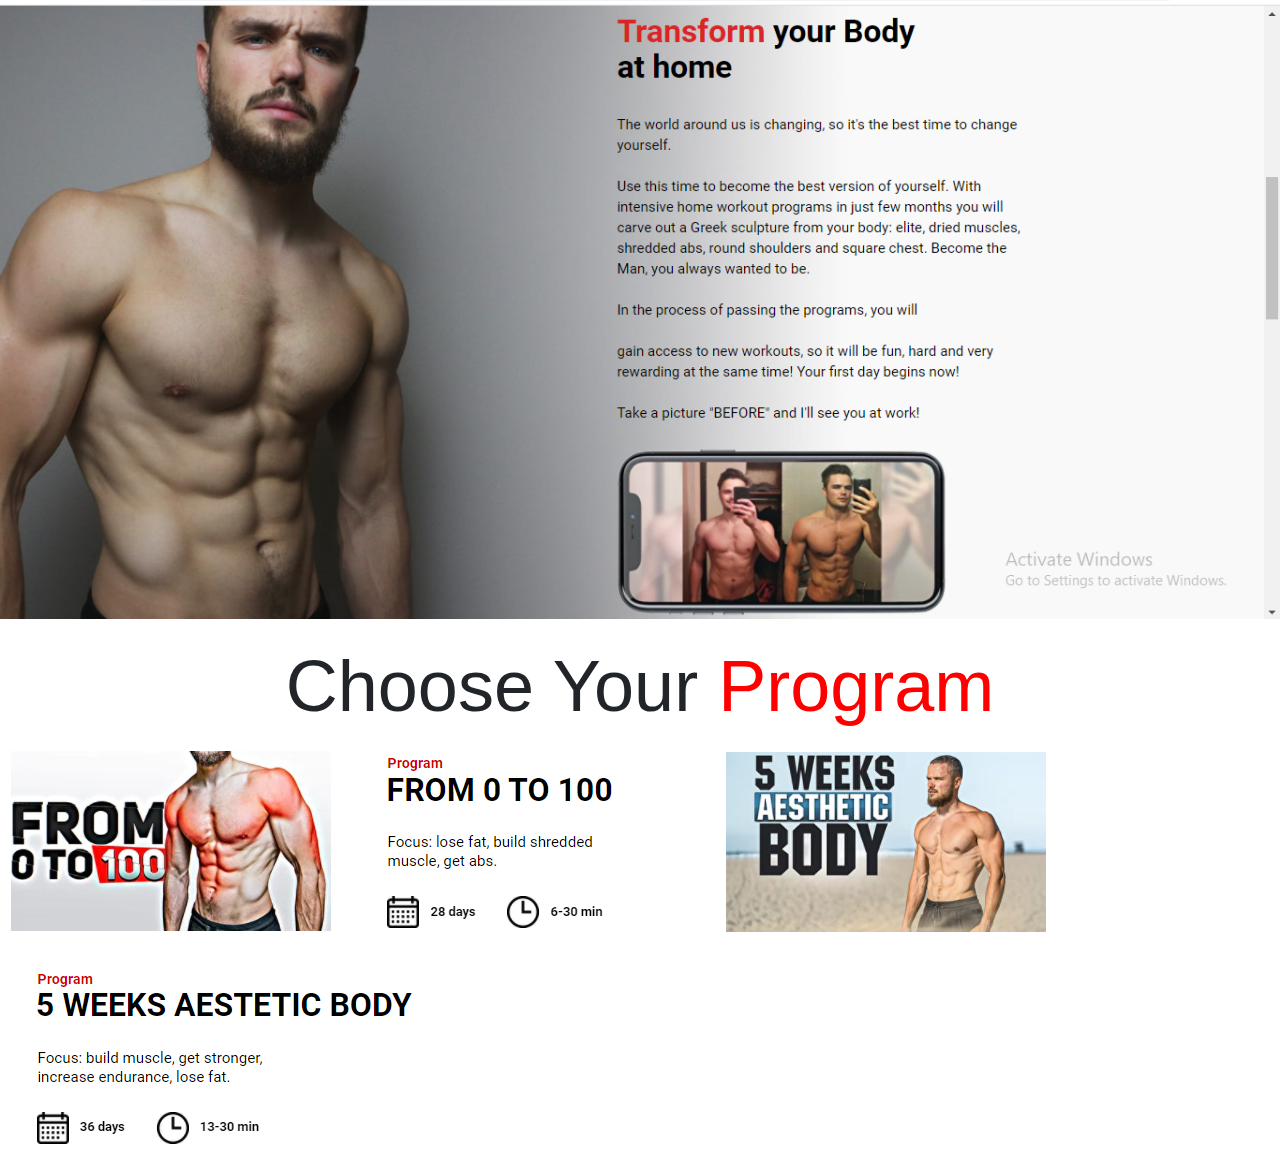
<file: pages/training-plan.html>
<!DOCTYPE html>
<html lang="en">
<head>
  <meta charset="UTF-8">
  <meta name="viewport" content="width=device-width, initial-scale=1, shrink-to-fit=no">
  <link rel="stylesheet" href="https://stackpath.bootstrapcdn.com/bootstrap/4.5.2/css/bootstrap.min.css" integrity="sha384-JcKb8q3iqJ61gNV9KGb8thSsNjpSL0n8PARn9HuZOnIxN0hoP+VmmDGMN5t9UJ0Z" crossorigin="anonymous">
  <link rel="stylesheet" href="../css/training-plans.css">
  <title>Training Plan</title>
</head>

<body>
  <img src="../img/training-plan-front.png" class="img-fluid" alt="Responsive image">
  <h1 class="display-3 mt-4 text-center">Choose Your  <span style="color: red;">  Program </span> </h1>
 <a href="from-0-100.html"> <img src="../img/from-0-100.png" class="img-fluid i1"  alt="Responsive image"></a>
  <img src="../img/0-100.png" class="img-fluid i2" alt="Responsive image">
  <a href="asthetic-body.html"> <img src="../img/5weeek.png" class="img-fluid i1" alt="Responsive image"> </a>
  <img src="../img/5-weeks.png" class="img-fluid i2" alt="Responsive image">
</body>
</html>
</file>
<file: css/about.css>
.about-section {
    padding: 50px;
    text-align: center;
    background-color: #474e5d;
    color: white;
  }
  
  .image-area {
    margin-top: 20px;
    margin-right: 20px;
    margin-bottom: 30px;
    margin-left: 60px;
  
  }
  
  .row {
    float: left;
    margin-right: 10px;
  }
  
  .img-wrapper {
    width: 240px;
    height: 340px;
    position: relative;
    overflow: hidden;
  }
  
  .img-wrapper:before {
    content: '';
    position: absolute;
    top: 0;
    left: 180%;
    height: 100%;
    width: 100%;
    background: rgba(255, 255, 255, .3);
    z-index: 1;
    transform: skew(45deg);
    transition: .5s;
  }
  
  .img-wrapper:hover:before {
    left: -180%;
  }
  
  .img-wrapper img {
    height: 400px;
    width: 300px;
    filter: grayscale(10%);
    transition: 2s;
  }
  
  .img-wrapper:hover img {
    filter: grayscale(0%);
    transform: scale(1.1);
  }
  
  .img-wrapper h2 {
    background: tomato;
    font-family: Poppins;
    color: #fff;
    text-align: center;
    text-transform: uppercase;
    margin: 0;
    padding: 10px 0;
    position: absolute;
    bottom: 0;
    width: 100%;
    transform: perspective(400px) rotateY(90deg);
    transform-origin: right;
    transition: 1s;
  }
  
  .img-wrapper:hover h2 {
    transform: perspective(400px) rotateY(0deg);
  }
  
  .img-wrapper ul {
    position: absolute;
    top: 0;
    left: 0;
    margin: 0;
    padding: 0;
    list-style: none;
    background: rgba(255, 255, 255, 0);
  }
  
  .img-wrapper ul li {
    background: #333;
    height: 40px;
    width: 40px;
    text-align: center;
    line-height: 40px;
    transform: perspective(800px) rotateY(90deg);
    transition: .5s;
    transform-origin: left;
  }
  
  .img-wrapper:hover ul li {
    transform: perspective(800px) rotateY(0deg);
  }
  
  .img-wrapper:hover ul li:nth-child(1) {
    transition-delay: .2s;
  }
  
  .img-wrapper:hover ul li:nth-child(2) {
    transition-delay: .6s;
  }
  
  .img-wrapper:hover ul li:nth-child(3) {
    transition-delay: .8s;
  }
  
  .img-wrapper:hover ul li:nth-child(4) {
    transition-delay: 1s;
  }
  
  .img-wrapper ul li a {
    color: tomato;
    background: rgba(255, 255, 255, 0);
  }
  
  .img-wrapper ul li i {
    color: tomato;
    background: rgba(255, 255, 255, 0);
  }
  
  .img-wrapper ul li i:hover {
    color: #fff;
    background: rgba(255, 255, 255, 0);
  }
  
  
  
  
  
  
  
  
  
  
  
  
  
  
  
  
  
  
  
  
  
  @media (min-width: 481px) and (max-width: 768px){
    .image-area {
      margin-top: 20px;
      margin-right: 15px;
      margin-bottom: 20px;
      text-align: center;
      padding-left: 10px;
    }
  
    .row {
      float: left;
      margin-right: 10px;
  
    }
  
    .img-wrapper {
      width: 250px;
      height: 340px;
      position: relative;
      overflow: hidden;
    }
  
    .img-wrapper:before {
      content: '';
      position: absolute;
      top: 0;
      left: 180%;
      height: 100%;
      width: 100%;
      background: rgba(255, 255, 255, .3);
      z-index: 1;
      transform: skew(45deg);
      transition: .5s;
    }
  
    .img-wrapper:hover:before {
      left: -180%;
    }
  
    .img-wrapper img {
      height: 400px;
      width: 300px;
      filter: grayscale(10%);
      transition: 2s;
    }
  
    .img-wrapper:hover img {
      filter: grayscale(0%);
      transform: scale(1.1);
    }
  
    .img-wrapper h2 {
      background: tomato;
      font-family: Poppins;
      color: #fff;
      text-align: center;
      text-transform: uppercase;
      margin: 0;
      padding: 10px 0;
      position: absolute;
      bottom: 0;
      width: 100%;
      transform: perspective(400px) rotateY(90deg);
      transform-origin: right;
      transition: 1s;
    }
  
    .img-wrapper:hover h2 {
      transform: perspective(400px) rotateY(0deg);
    }
  
    .img-wrapper ul {
      position: absolute;
      top: 0;
      left: 0;
      margin: 0;
      padding: 0;
      list-style: none;
      background: rgba(255, 255, 255, 0);
    }
  
    .img-wrapper ul li {
      background: #333;
      height: 40px;
      width: 40px;
      text-align: center;
      line-height: 40px;
      transform: perspective(800px) rotateY(90deg);
      transition: .5s;
      transform-origin: left;
    }
  
    .img-wrapper:hover ul li {
      transform: perspective(800px) rotateY(0deg);
    }
  
    .img-wrapper:hover ul li:nth-child(1) {
      transition-delay: .2s;
    }
  
    .img-wrapper:hover ul li:nth-child(2) {
      transition-delay: .6s;
    }
  
    .img-wrapper:hover ul li:nth-child(3) {
      transition-delay: .8s;
    }
  
    .img-wrapper:hover ul li:nth-child(4) {
      transition-delay: 1s;
    }
  
    .img-wrapper ul li a {
      color: tomato;
      background: rgba(255, 255, 255, 0);
    }
  
    .img-wrapper ul li i {
      color: tomato;
      background: rgba(255, 255, 255, 0);
    }
  
    .img-wrapper ul li i:hover {
      color: #fff;
      background: rgba(255, 255, 255, 0);
    }
  
  
  }
  
  
  
  
  
  
  
  
  
  
  
  
  
  
  
  
  
  
  
  
  
  
  
  @media (max-width: 480px) {
    .image-area {
      margin-top: 20px;
      margin-right: 19px;
      margin-bottom: 30px;
      float: none;
      padding-left: 300px;
  }
  .row {
    float: left;
    margin-right: 35px;
    padding-left: 20px;
  }
    .img-wrapper {
      width: 700px;
      height: 400px;
      position: relative;
      overflow: hidden;
  }
  
    .img-wrapper:before {
      content: '';
      position: absolute;
      top: 0;
      left: 180%;
      height: 100%;
      width: 100%;
      background: rgba(255, 255, 255, .3);
      z-index: 1;
      transform: skew(45deg);
      transition: .5s;
    }
  
    .img-wrapper:hover:before {
      left: -180%;
    }
  
    .img-wrapper img {
      height: 400px;
      width: 300px;
      filter: grayscale(10%);
      transition: 2s;
    }
  
    .img-wrapper:hover img {
      filter: grayscale(0%);
      transform: scale(1.1);
    }
  
    .img-wrapper h2 {
      background: tomato;
      font-family: Poppins;
      color: #fff;
      text-align: center;
      text-transform: uppercase;
      margin: 0;
      padding: 10px 0;
      position: absolute;
      bottom: 0;
      width: 100%;
      transform: perspective(400px) rotateY(90deg);
      transform-origin: right;
      transition: 1s;
    }
  
    .img-wrapper:hover h2 {
      transform: perspective(400px) rotateY(0deg);
    }
  
    .img-wrapper ul {
      position: absolute;
      top: 0;
      left: 0;
      margin: 0;
      padding: 0;
      list-style: none;
      background: rgba(255, 255, 255, 0);
    }
  
    .img-wrapper ul li {
      background: #333;
      height: 40px;
      width: 40px;
      text-align: center;
      line-height: 40px;
      transform: perspective(800px) rotateY(90deg);
      transition: .5s;
      transform-origin: left;
    }
  
    .img-wrapper:hover ul li {
      transform: perspective(800px) rotateY(0deg);
    }
  
    .img-wrapper:hover ul li:nth-child(1) {
      transition-delay: .2s;
    }
  
    .img-wrapper:hover ul li:nth-child(2) {
      transition-delay: .6s;
    }
  
    .img-wrapper:hover ul li:nth-child(3) {
      transition-delay: .8s;
    }
  
    .img-wrapper:hover ul li:nth-child(4) {
      transition-delay: 1s;
    }
  
    .img-wrapper ul li a {
      color: tomato;
      background: rgba(255, 255, 255, 0);
    }
  
    .img-wrapper ul li i {
      color: tomato;
      background: rgba(255, 255, 255, 0);
    }
  
    .img-wrapper ul li i:hover {
      color: #fff;
      background: rgba(255, 255, 255, 0);
    }
  
  
  }
</file>
<file: css/asthetic-body.css>
html,body{
    width: 100%;
    height: 100%;
    margin: 0px;
    padding: 0px;
    overflow-x: hidden;
}
*{
margin: 0;
padding: 0;
font-family: 'Franklin Gothic Medium', 'Arial Narrow', Arial, sans-serif;
box-sizing: border-box;
} 
.main {

width: 100vw;
background: url(../img/asthetic-body-pic.png) center no-repeat;
height: 100vh;
animation: contact-bg 35s infinite;

}
@keyframes contact-bg {
0% {
  background-color: #3d3d3d;
}
25% {
  background-color: #ced8e4;
}
50% {
  background-color: #1e81f3;
}
75% {
  background-color: #ff7842;
}
100% {
  background-color: #3d3d3d;
}
}
h2 {
font-size: 50px;
text-align: center;
padding-top: 50px;
}

h4 {
font-size: 20px;
text-align: center;
padding-top: 40px;
}

.container a{
display: block;
}
.container{

width: 100%;
display: flex;
justify-content: center;
align-items: center;
}
.container-duo a{

display: block;
margin: .3rem;
}
.container-duo 
{

width: 100%;
display: flex;
justify-content: space-evenly;
flex-wrap: wrap;

}

.img-content,.img-content-2{
min-width: 190px;
max-width:100%;
height: auto;

}
</file>
<file: css/from-0-100.css>
html,body{
    width: 100%;
    height: 100%;
    margin: 0px;
    padding: 0px;
    overflow-x: hidden;
}
*{
margin: 0;
padding: 0;
font-family: 'Franklin Gothic Medium', 'Arial Narrow', Arial, sans-serif;
box-sizing: border-box;
} 
.sec {

width: 100vw;
background: url(../img/0-100-front.png) center no-repeat;
height: 100vh;
animation: contact-bg 35s infinite;
background-size: 100% 100%;

}



 .container{
     
     text-align: center;
    margin-top: 20px;
     margin-left: 110px;
   
 }
 .container img{
     margin-right: 50px;
     
     
 }

 h4 {
    font-size: 20px;
    text-align: center;
    padding-top: 40px;
    }
</file>
<file: css/training-plans.css>
h1{
    margin-top: 120px;
}

h2 {
    font-size: 50px;
    text-align: center;
    padding-top: 50px;
}

.sec2{
    display: inline;
    margin-left: 320px;
    margin-top: 30px;
    
}
.text1{
      color: red;
      }
    
      h5{
          color: darkslategray;
      }
    
      footer{
        background-color: black;
        height: 50px;
        margin-top: 10px;
        
      }

.duo1 {
    border: 3px solid green;
    width: auto;
    height: 300px;
    display: flex;

}

.s1 {
   float: center;
    flex: 33.33%;
    padding: -50px;
    padding-left: 250px;
    margin: 80px;
    display: inline;
}
.footer_content{
color: white;
text-align: center;
margin-top: 50px;
}

      @media(max-width: 1120px){
        h1{
    margin-top: 120px;
}
.sec2{
    display: inline;
    margin-left: 320px;
    margin-top: 50px;
    
}
.text1{
      color: red;
      }
      .sec3{
          margin-top: 50px;
          display: block;
          
         text-align: center;
          
      }
      h5{
          color: darkslategray;
      }
      
     
      footer{
        margin-top: 50px;
        width: 100%;
        background-color: black;
        height: 70px;
        
      }
      .footer_content{
color: white;
text-align: center;
margin-top: 50px;
font-size: 50px;
}
      .text{
margin-left: 450px;
      }
      }





      @media(max-width: 900px){
        h1{
    margin-top: 60px;
    text-align: center;
    font-size: 60px;
    margin-left: 40px;
}
.sec2{
    display: block;
    margin-left: 320px;
    margin-top: 50px;
    
}
.text1{
      color: red;
      }
      .sec3{
          margin-top: 50px;
          display: block;
         
         text-align: center;
         margin-left: 110px;
         padding: 10px;
         
          
      }
      h5{
          color: darkslategray;
      }
      
     
      footer{
        margin-top: 50px;
        width: 1024px;
        background-color: black;
        height: 90px;
      }
      .footer_content{
color: white;
text-align: center;
font-size: 50px;
}
      .text{
margin-left: 270px;
      }
      }





      @media(max-width: 650px){
        h1{
    margin-top: 60px;
   
    font-size: 50px;
    width: 950px;
  
}
.sec2{
    display: block;
    margin-left: 320px;
    margin-top: 50px;
    
}
.text1{
      color: red;
      }
      .sec3{
          margin-top: 50px;
          display: block;
         
         text-align: center;
         margin-left: 10px;
         padding: 10px;
         width: 950px;
         
          
      }
      h5{
          color: darkslategray;
      }
      
     
      footer{
        margin-top: 50px;
        width: 1024px;
        background-color: black;
        height: 90px;
      }
      .footer_content{
color: white;
text-align: center;
font-size: 50px;
}
      .text{
margin-left: 430px;
      }
      }
</file>
